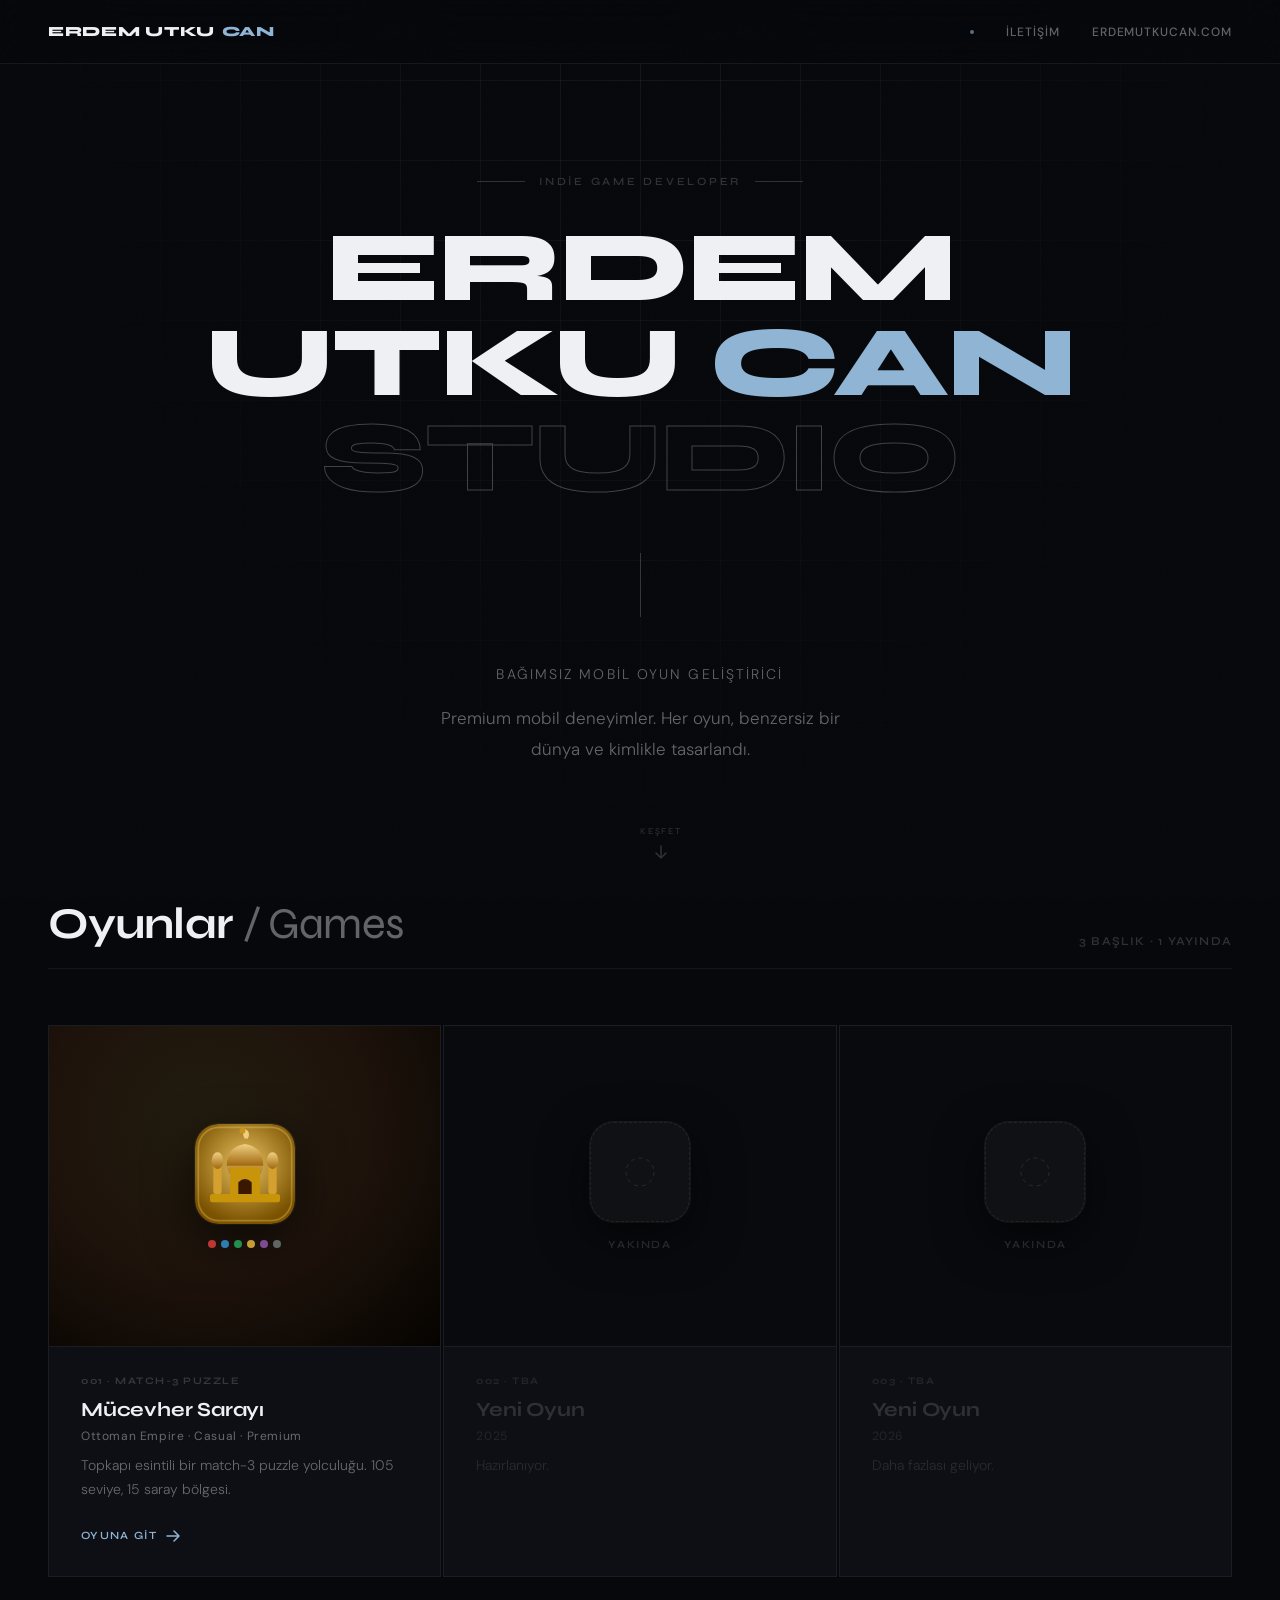
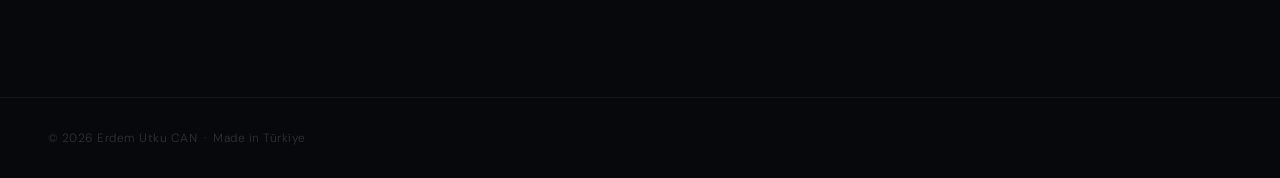
<file: index.html>
<!DOCTYPE html>
<html lang="tr">
<head>
<meta charset="UTF-8"/>
<meta name="viewport" content="width=device-width, initial-scale=1.0"/>
<title>Erdem Utku CAN — Indie Game Developer</title>
<meta name="description" content="Erdem Utku CAN tarafından geliştirilen premium mobil oyunlar."/>
<link href="https://fonts.googleapis.com/css2?family=Syne:wght@400;500;600;700;800&family=DM+Sans:ital,opsz,wght@0,9..40,300;0,9..40,400;0,9..40,500;1,9..40,300&display=swap" rel="stylesheet"/>
<style>
:root{
  --bg:#07080b;
  --bg2:#0d0f14;
  --line:rgba(255,255,255,0.06);
  --text:#eef0f4;
  --muted:rgba(238,240,244,0.4);
  --dim:rgba(238,240,244,0.18);
  --accent:#8fb4d4;
  --accent2:#c4a882;
}

*{margin:0;padding:0;box-sizing:border-box;}
html{scroll-behavior:smooth;}
body{
  background:var(--bg);
  color:var(--text);
  font-family:'DM Sans',sans-serif;
  min-height:100vh;
  overflow-x:hidden;
  position:relative;
}

/* grain */
body::after{
  content:'';position:fixed;inset:0;pointer-events:none;z-index:999;
  background-image:url("data:image/svg+xml,%3Csvg viewBox='0 0 256 256' xmlns='http://www.w3.org/2000/svg'%3E%3Cfilter id='n'%3E%3CfeTurbulence type='fractalNoise' baseFrequency='0.9' numOctaves='4' stitchTiles='stitch'/%3E%3C/filter%3E%3Crect width='100%25' height='100%25' filter='url(%23n)' opacity='0.04'/%3E%3C/svg%3E");
  background-size:256px 256px;
  opacity:0.35;mix-blend-mode:overlay;
}

/* grid lines */
.grid-lines{
  position:fixed;inset:0;pointer-events:none;z-index:0;
  background-image:
    linear-gradient(var(--line) 1px,transparent 1px),
    linear-gradient(90deg,var(--line) 1px,transparent 1px);
  background-size:80px 80px;
  mask-image:radial-gradient(ellipse at 50% 0%,black 0%,transparent 70%);
}

/* ── NAV ── */
nav{
  position:fixed;top:0;left:0;right:0;z-index:100;
  padding:0 48px;height:64px;
  display:flex;align-items:center;justify-content:space-between;
  border-bottom:1px solid var(--line);
  background:rgba(7,8,11,0.85);
  backdrop-filter:blur(20px);
}
.nav-logo{
  font-family:'Syne',sans-serif;font-weight:800;font-size:14px;
  letter-spacing:0.05em;color:var(--text);text-decoration:none;
  display:flex;align-items:center;gap:2px;
}
.nav-logo .can{color:var(--accent);}
.nav-right{display:flex;align-items:center;gap:32px;}
.nav-right a{
  font-family:'DM Sans',sans-serif;font-size:12px;font-weight:500;
  letter-spacing:0.08em;color:var(--muted);text-decoration:none;
  text-transform:uppercase;transition:color 0.2s;
}
.nav-right a:hover{color:var(--text);}
.nav-dot{width:4px;height:4px;border-radius:50%;background:var(--accent);opacity:0.6;}

/* ── HERO ── */
#hero{
  min-height:100vh;
  display:flex;flex-direction:column;align-items:center;justify-content:center;
  padding:120px 48px 80px;
  position:relative;z-index:1;text-align:center;
}
.hero-number{
  font-family:'Syne',sans-serif;font-size:11px;font-weight:600;
  letter-spacing:0.25em;color:var(--dim);text-transform:uppercase;
  margin-bottom:32px;
  display:flex;align-items:center;gap:14px;
}
.hero-number::before,.hero-number::after{
  content:'';width:48px;height:1px;background:var(--dim);
}
.hero-title{
  font-family:'Syne',sans-serif;font-weight:800;
  font-size:clamp(48px,8vw,100px);
  line-height:0.95;letter-spacing:-0.02em;
  color:var(--text);margin-bottom:0;
}
.hero-title .line2{
  color:transparent;
  -webkit-text-stroke:1px rgba(238,240,244,0.25);
}
.hero-title .can-word{color:var(--accent);}
.hero-rule{
  width:1px;height:64px;background:var(--dim);
  margin:48px auto;
}
.hero-sub{
  font-family:'DM Sans',sans-serif;font-size:14px;font-weight:300;
  letter-spacing:0.15em;color:var(--muted);text-transform:uppercase;
  margin-bottom:20px;
}
.hero-desc{
  font-size:17px;font-weight:300;color:var(--muted);
  max-width:420px;margin:0 auto;line-height:1.8;
}
.scroll-hint{
  position:absolute;bottom:40px;left:50%;transform:translateX(-50%);
  display:flex;flex-direction:column;align-items:center;gap:8px;
  font-family:'Syne',sans-serif;font-size:9px;letter-spacing:0.2em;
  color:var(--dim);text-transform:uppercase;
  animation:bounce 2s ease-in-out infinite;
}
.scroll-hint svg{width:16px;height:16px;stroke:var(--dim);}
@keyframes bounce{0%,100%{transform:translateX(-50%) translateY(0)}50%{transform:translateX(-50%) translateY(6px)}}

/* ── SELECT SECTION ── */
#select{
  position:relative;z-index:1;
  padding:0 48px 120px;
}
.select-header{
  max-width:1200px;margin:0 auto 56px;
  display:flex;align-items:flex-end;justify-content:space-between;
  padding-bottom:20px;
  border-bottom:1px solid var(--line);
}
.select-label{
  font-family:'Syne',sans-serif;font-weight:700;font-size:clamp(28px,4vw,44px);
  letter-spacing:-0.02em;color:var(--text);line-height:1.1;
}
.select-label span{color:var(--muted);font-weight:400;}
.select-count{
  font-family:'Syne',sans-serif;font-size:12px;font-weight:600;
  letter-spacing:0.1em;color:var(--dim);text-transform:uppercase;
}

/* ── GAME CARDS ── */
.games-grid{
  max-width:1200px;margin:0 auto;
  display:grid;grid-template-columns:repeat(3,1fr);gap:2px;
}

.game-card{
  position:relative;overflow:hidden;
  background:var(--bg2);
  text-decoration:none;color:inherit;
  display:flex;flex-direction:column;
  transition:all 0.4s cubic-bezier(0.23,1,0.32,1);
  border:1px solid var(--line);
}
.game-card:not(.coming-soon):hover{
  border-color:rgba(143,180,212,0.3);
  z-index:2;
  transform:scale(1.01);
  box-shadow:0 0 0 1px rgba(143,180,212,0.15),0 32px 64px rgba(0,0,0,0.6);
}
.game-card.coming-soon{cursor:default;opacity:0.4;}

/* card art area */
.card-art{
  height:320px;display:flex;align-items:center;justify-content:center;
  position:relative;overflow:hidden;
  background:#0a0b0f;
}
.card-art-bg{
  position:absolute;inset:0;
  transition:transform 0.6s ease;
}
.game-card:not(.coming-soon):hover .card-art-bg{transform:scale(1.05);}

/* game icon */
.game-icon{
  position:relative;z-index:1;
  display:flex;flex-direction:column;align-items:center;gap:16px;
}
.icon-frame{
  width:100px;height:100px;border-radius:24px;
  display:flex;align-items:center;justify-content:center;
  position:relative;overflow:hidden;
  box-shadow:0 16px 48px rgba(0,0,0,0.6),0 0 0 1px rgba(255,255,255,0.08);
  transition:box-shadow 0.4s ease;
}
.game-card:not(.coming-soon):hover .icon-frame{
  box-shadow:0 20px 60px rgba(143,180,212,0.2),0 0 0 1px rgba(143,180,212,0.2);
}

/* card body */
.card-body{
  padding:28px 32px 32px;
  border-top:1px solid var(--line);
  flex:1;display:flex;flex-direction:column;gap:6px;
  position:relative;
}
.card-index{
  font-family:'Syne',sans-serif;font-size:10px;font-weight:700;
  letter-spacing:0.15em;color:var(--dim);text-transform:uppercase;
  margin-bottom:4px;
}
.card-name{
  font-family:'Syne',sans-serif;font-weight:700;font-size:20px;
  letter-spacing:-0.01em;color:var(--text);
}
.card-genre{
  font-size:12px;font-weight:400;color:var(--muted);
  letter-spacing:0.05em;margin-bottom:4px;
}
.card-desc{
  font-size:14px;font-weight:300;color:rgba(238,240,244,0.4);
  line-height:1.7;flex:1;
}
.card-arrow{
  margin-top:20px;display:flex;align-items:center;gap:8px;
  font-family:'Syne',sans-serif;font-size:11px;font-weight:600;
  letter-spacing:0.12em;color:var(--accent);text-transform:uppercase;
}
.card-arrow svg{transition:transform 0.25s ease;}
.game-card:not(.coming-soon):hover .card-arrow svg{transform:translateX(5px);}

/* platform badge */
.platform-badge{
  position:absolute;top:20px;right:20px;
  font-family:'Syne',sans-serif;font-size:9px;font-weight:700;
  letter-spacing:0.12em;color:var(--dim);text-transform:uppercase;
  background:rgba(255,255,255,0.04);
  border:1px solid var(--line);border-radius:4px;
  padding:4px 10px;
}
.cs-label{
  font-family:'Syne',sans-serif;font-size:11px;font-weight:600;
  letter-spacing:0.15em;color:var(--dim);text-transform:uppercase;
}

/* ── FOOTER ── */
footer{
  position:relative;z-index:1;
  border-top:1px solid var(--line);
  padding:32px 48px;
  display:flex;align-items:center;justify-content:space-between;
  flex-wrap:wrap;gap:16px;
}
.footer-copy{
  font-family:'DM Sans',sans-serif;font-size:12px;font-weight:300;
  color:var(--dim);letter-spacing:0.04em;
}
.footer-nav{display:flex;gap:28px;flex-wrap:wrap;}
.footer-nav a{
  font-family:'DM Sans',sans-serif;font-size:12px;font-weight:400;
  color:var(--muted);text-decoration:none;letter-spacing:0.04em;
  transition:color 0.2s;
}
.footer-nav a:hover{color:var(--text);}

/* ── ANIMATIONS ── */
@keyframes fadeUp{from{opacity:0;transform:translateY(24px)}to{opacity:1;transform:translateY(0)}}
.hero-number{animation:fadeUp 0.7s 0.1s both;}
.hero-title{animation:fadeUp 0.8s 0.2s both;}
.hero-rule{animation:fadeUp 0.6s 0.4s both;}
.hero-sub{animation:fadeUp 0.6s 0.45s both;}
.hero-desc{animation:fadeUp 0.6s 0.5s both;}
.scroll-hint{animation:fadeUp 0.6s 0.7s both,bounce 2s 1.5s ease-in-out infinite;}

.game-card:nth-child(1){animation:fadeUp 0.7s 0.1s both;}
.game-card:nth-child(2){animation:fadeUp 0.7s 0.2s both;}
.game-card:nth-child(3){animation:fadeUp 0.7s 0.3s both;}

/* ── RESPONSIVE ── */
@media(max-width:900px){
  nav{padding:0 24px;}
  #hero{padding:100px 24px 60px;}
  #select{padding:0 24px 80px;}
  .select-header{flex-direction:column;align-items:flex-start;gap:10px;}
  .games-grid{grid-template-columns:1fr 1fr;}
  footer{padding:24px;}
}
@media(max-width:580px){
  nav{padding:0 16px;}
  .nav-right a:not(:last-child){display:none;}
  .games-grid{grid-template-columns:1fr;}
  #hero{padding:100px 20px 60px;}
  #select{padding:0 16px 60px;}
  .card-art{height:220px;}
  footer{padding:20px 16px;flex-direction:column;gap:12px;}
}
</style>
</head>
<body>

<div class="grid-lines"></div>

<!-- NAV -->
<nav>
  <a href="index.html" class="nav-logo">ERDEM UTKU <span class="can">&nbsp;CAN</span></a>
  <div class="nav-right">
    <div class="nav-dot"></div>
    <a href="mailto:erdemutkucan@gmail.com">İletişim</a>
    <a href="https://erdemutkucan.com" target="_blank">erdemutkucan.com</a>
  </div>
</nav>

<!-- HERO -->
<section id="hero">
  <div class="hero-number">Indie Game Developer</div>
  <h1 class="hero-title">
    <div>ERDEM</div>
    <div>UTKU <span class="can-word">CAN</span></div>
    <div class="line2">STUDIO</div>
  </h1>
  <div class="hero-rule"></div>
  <p class="hero-sub">Bağımsız Mobil Oyun Geliştirici</p>
  <p class="hero-desc">Premium mobil deneyimler. Her oyun, benzersiz bir dünya ve kimlikle tasarlandı.</p>
  <div class="scroll-hint">
    <span>Keşfet</span>
    <svg viewBox="0 0 16 16" fill="none"><path d="M8 2v12M3 9l5 5 5-5" stroke-width="1.5" stroke-linecap="round" stroke-linejoin="round"/></svg>
  </div>
</section>

<!-- SELECT -->
<section id="select">
  <div class="select-header">
    <div class="select-label">Oyunlar <span>/ Games</span></div>
    <div class="select-count">3 başlık · 1 yayında</div>
  </div>

  <div class="games-grid">

    <!-- Mücevher Sarayı -->
    <a href="mucevher-sarayi/index.html" class="game-card">
      <div class="platform-badge">iOS</div>
      <div class="card-art">
        <div class="card-art-bg" style="background:radial-gradient(ellipse at 40% 30%,rgba(200,148,10,0.12) 0%,rgba(60,30,6,0.4) 50%,#050300 100%)"></div>
        <div class="game-icon">
          <div class="icon-frame" style="background:linear-gradient(145deg,#4a2a08,#0d0601);">
            <svg viewBox="0 0 120 120" width="100" height="100">
              <defs>
                <radialGradient id="g1" cx="50%" cy="40%" r="60%"><stop offset="0%" stop-color="#e8c060"/><stop offset="100%" stop-color="#7a5200"/></radialGradient>
                <linearGradient id="g2" x1="0%" y1="0%" x2="0%" y2="100%"><stop offset="0%" stop-color="#f0d080"/><stop offset="100%" stop-color="#a06810"/></linearGradient>
              </defs>
              <rect width="120" height="120" rx="28" fill="url(#g1)"/>
              <rect x="4" y="4" width="112" height="112" rx="25" fill="none" stroke="rgba(255,220,120,0.3)" stroke-width="2"/>
              <ellipse cx="60" cy="48" rx="22" ry="22" fill="url(#g2)"/>
              <path d="M38 50 Q38 28 60 24 Q82 28 82 50" fill="url(#g2)"/>
              <path d="M60 18 Q55 10 60 6 Q68 10 63 18 Q61 16 60 18Z" fill="#f0d080"/>
              <circle cx="57" cy="8" r="3.5" fill="#c8941e"/>
              <rect x="22" y="44" width="10" height="40" rx="3" fill="#d4a030"/>
              <ellipse cx="27" cy="44" rx="7" ry="10" fill="url(#g2)"/>
              <rect x="88" y="44" width="10" height="40" rx="3" fill="#d4a030"/>
              <ellipse cx="93" cy="44" rx="7" ry="10" fill="url(#g2)"/>
              <rect x="42" y="52" width="36" height="36" rx="4" fill="#c8940a"/>
              <path d="M52 88 L52 70 Q60 62 68 70 L68 88Z" fill="#3a1800"/>
              <rect x="18" y="84" width="84" height="10" rx="3" fill="#c8940a"/>
            </svg>
          </div>
          <div style="display:flex;gap:5px">
            <div style="width:8px;height:8px;border-radius:50%;background:#e84040;opacity:0.8"></div>
            <div style="width:8px;height:8px;border-radius:50%;background:#3498db;opacity:0.8"></div>
            <div style="width:8px;height:8px;border-radius:50%;background:#27ae60;opacity:0.8"></div>
            <div style="width:8px;height:8px;border-radius:50%;background:#f0c040;opacity:0.8"></div>
            <div style="width:8px;height:8px;border-radius:50%;background:#9b59b6;opacity:0.8"></div>
            <div style="width:8px;height:8px;border-radius:50%;background:#8fa0a0;opacity:0.6"></div>
          </div>
        </div>
      </div>
      <div class="card-body">
        <div class="card-index">001 · Match-3 Puzzle</div>
        <div class="card-name">Mücevher Sarayı</div>
        <div class="card-genre">Ottoman Empire · Casual · Premium</div>
        <p class="card-desc">Topkapı esintili bir match-3 puzzle yolculuğu. 105 seviye, 15 saray bölgesi.</p>
        <div class="card-arrow">
          Oyuna Git
          <svg width="16" height="16" viewBox="0 0 16 16" fill="none"><path d="M2 8h12M9 3l5 5-5 5" stroke="currentColor" stroke-width="1.5" stroke-linecap="round" stroke-linejoin="round"/></svg>
        </div>
      </div>
    </a>

    <!-- Coming Soon 1 -->
    <div class="game-card coming-soon">
      <div class="card-art" style="background:#090a0e;">
        <div class="game-icon">
          <div class="icon-frame" style="background:rgba(255,255,255,0.03);border:1px dashed rgba(255,255,255,0.08);">
            <svg width="36" height="36" viewBox="0 0 36 36" fill="none"><circle cx="18" cy="18" r="14" stroke="rgba(255,255,255,0.1)" stroke-width="1" stroke-dasharray="4 4"/></svg>
          </div>
          <span class="cs-label">Yakında</span>
        </div>
      </div>
      <div class="card-body">
        <div class="card-index" style="color:rgba(238,240,244,0.1)">002 · TBA</div>
        <div class="card-name" style="color:rgba(238,240,244,0.15)">Yeni Oyun</div>
        <div class="card-genre" style="color:rgba(238,240,244,0.1)">2025</div>
        <p class="card-desc" style="color:rgba(238,240,244,0.12)">Hazırlanıyor.</p>
      </div>
    </div>

    <!-- Coming Soon 2 -->
    <div class="game-card coming-soon">
      <div class="card-art" style="background:#090a0e;">
        <div class="game-icon">
          <div class="icon-frame" style="background:rgba(255,255,255,0.03);border:1px dashed rgba(255,255,255,0.08);">
            <svg width="36" height="36" viewBox="0 0 36 36" fill="none"><circle cx="18" cy="18" r="14" stroke="rgba(255,255,255,0.1)" stroke-width="1" stroke-dasharray="4 4"/></svg>
          </div>
          <span class="cs-label">Yakında</span>
        </div>
      </div>
      <div class="card-body">
        <div class="card-index" style="color:rgba(238,240,244,0.1)">003 · TBA</div>
        <div class="card-name" style="color:rgba(238,240,244,0.15)">Yeni Oyun</div>
        <div class="card-genre" style="color:rgba(238,240,244,0.1)">2026</div>
        <p class="card-desc" style="color:rgba(238,240,244,0.12)">Daha fazlası geliyor.</p>
      </div>
    </div>

  </div>
</section>

<!-- FOOTER -->
<footer>
  <span class="footer-copy">© 2026 Erdem Utku CAN &nbsp;·&nbsp; Made in Türkiye</span>
  <nav class="footer-nav">
    <a href="mucevher-sarayi/support.html">Destek</a>
    <a href="mucevher-sarayi/privacy.html">Gizlilik</a>
    <a href="/app-ads.txt">app-ads.txt</a>
    <a href="mailto:erdemutkucan@gmail.com">erdemutkucan@gmail.com</a>
  </nav>
</footer>

<template id="__bundler_thumbnail" data-bg-color="#07080b">
  <svg viewBox="0 0 400 300" xmlns="http://www.w3.org/2000/svg">
    <rect width="400" height="300" fill="#07080b"/>
    <line x1="0" y1="64" x2="400" y2="64" stroke="rgba(255,255,255,0.05)" stroke-width="1"/>
    <text x="24" y="42" font-family="sans-serif" font-size="13" fill="white" font-weight="800" letter-spacing="1">ERDEM UTKU <tspan fill="#8fb4d4">CAN</tspan></text>
    <text x="24" y="110" font-family="sans-serif" font-size="32" fill="white" font-weight="800" letter-spacing="-1" opacity="0.9">STUDIO</text>
    <rect x="0" y="176" width="400" height="1" fill="rgba(255,255,255,0.06)"/>
    <rect x="24" y="196" width="107" height="80" rx="4" fill="rgba(200,148,10,0.08)" stroke="rgba(143,180,212,0.2)" stroke-width="1"/>
    <rect x="147" y="196" width="107" height="80" rx="4" fill="rgba(255,255,255,0.02)" stroke="rgba(255,255,255,0.05)" stroke-width="1"/>
    <rect x="270" y="196" width="107" height="80" rx="4" fill="rgba(255,255,255,0.02)" stroke="rgba(255,255,255,0.05)" stroke-width="1"/>
    <text x="77" y="242" text-anchor="middle" font-family="sans-serif" font-size="7" fill="rgba(200,148,10,0.6)">Mücevher Sarayı</text>
  </svg>
</template>
</body>
</html>
</file>
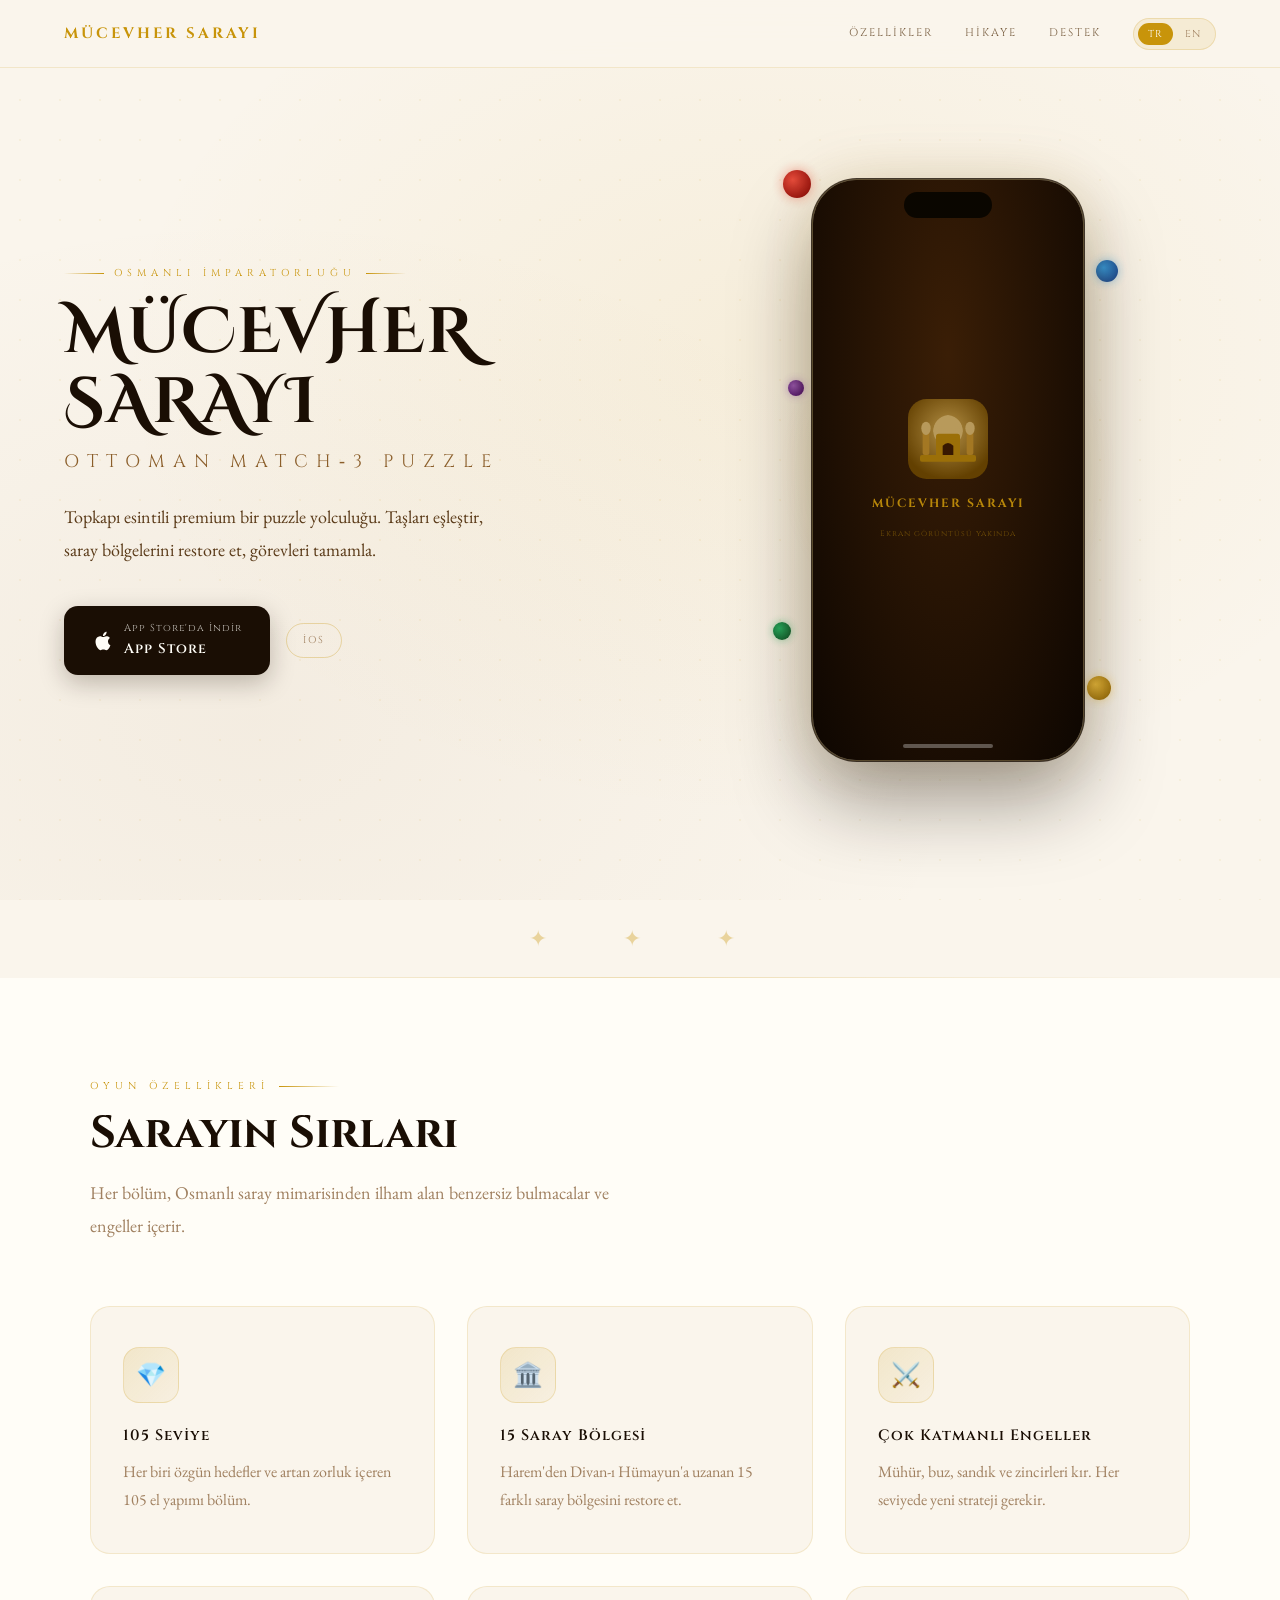
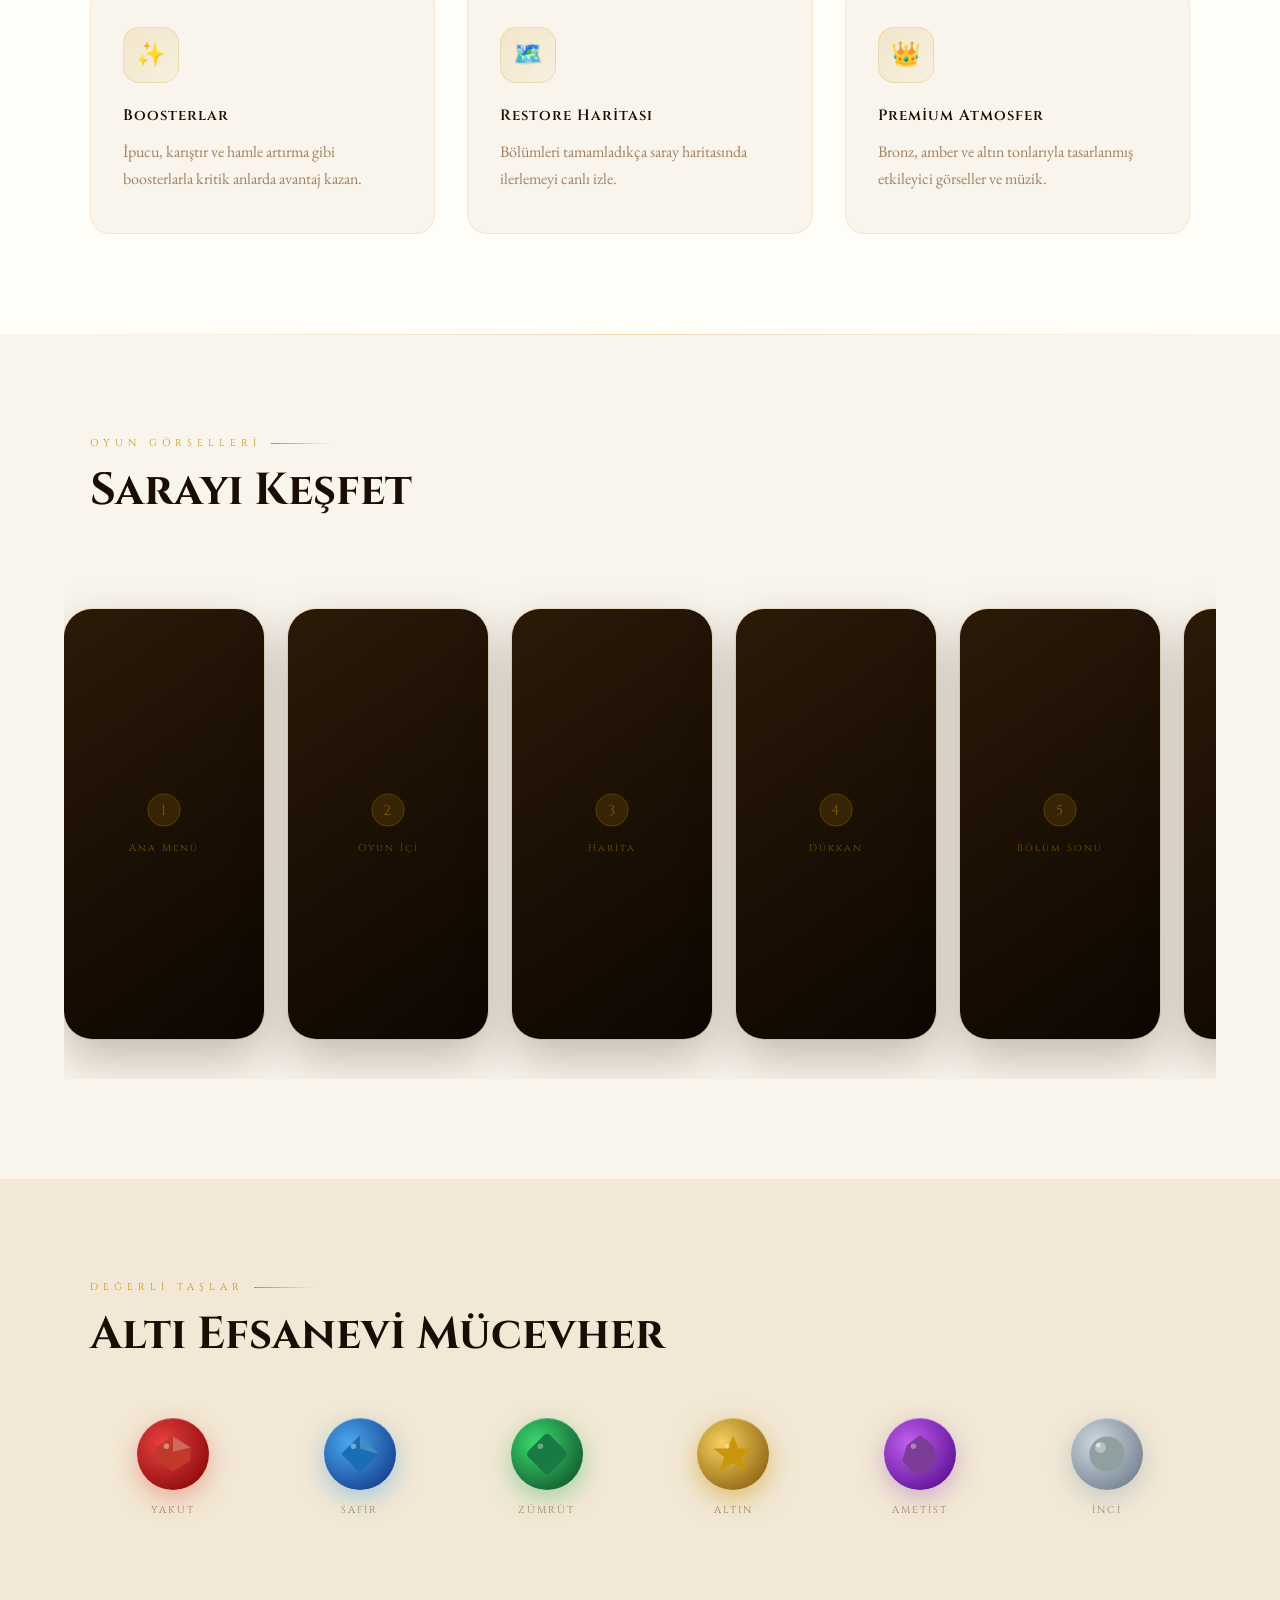
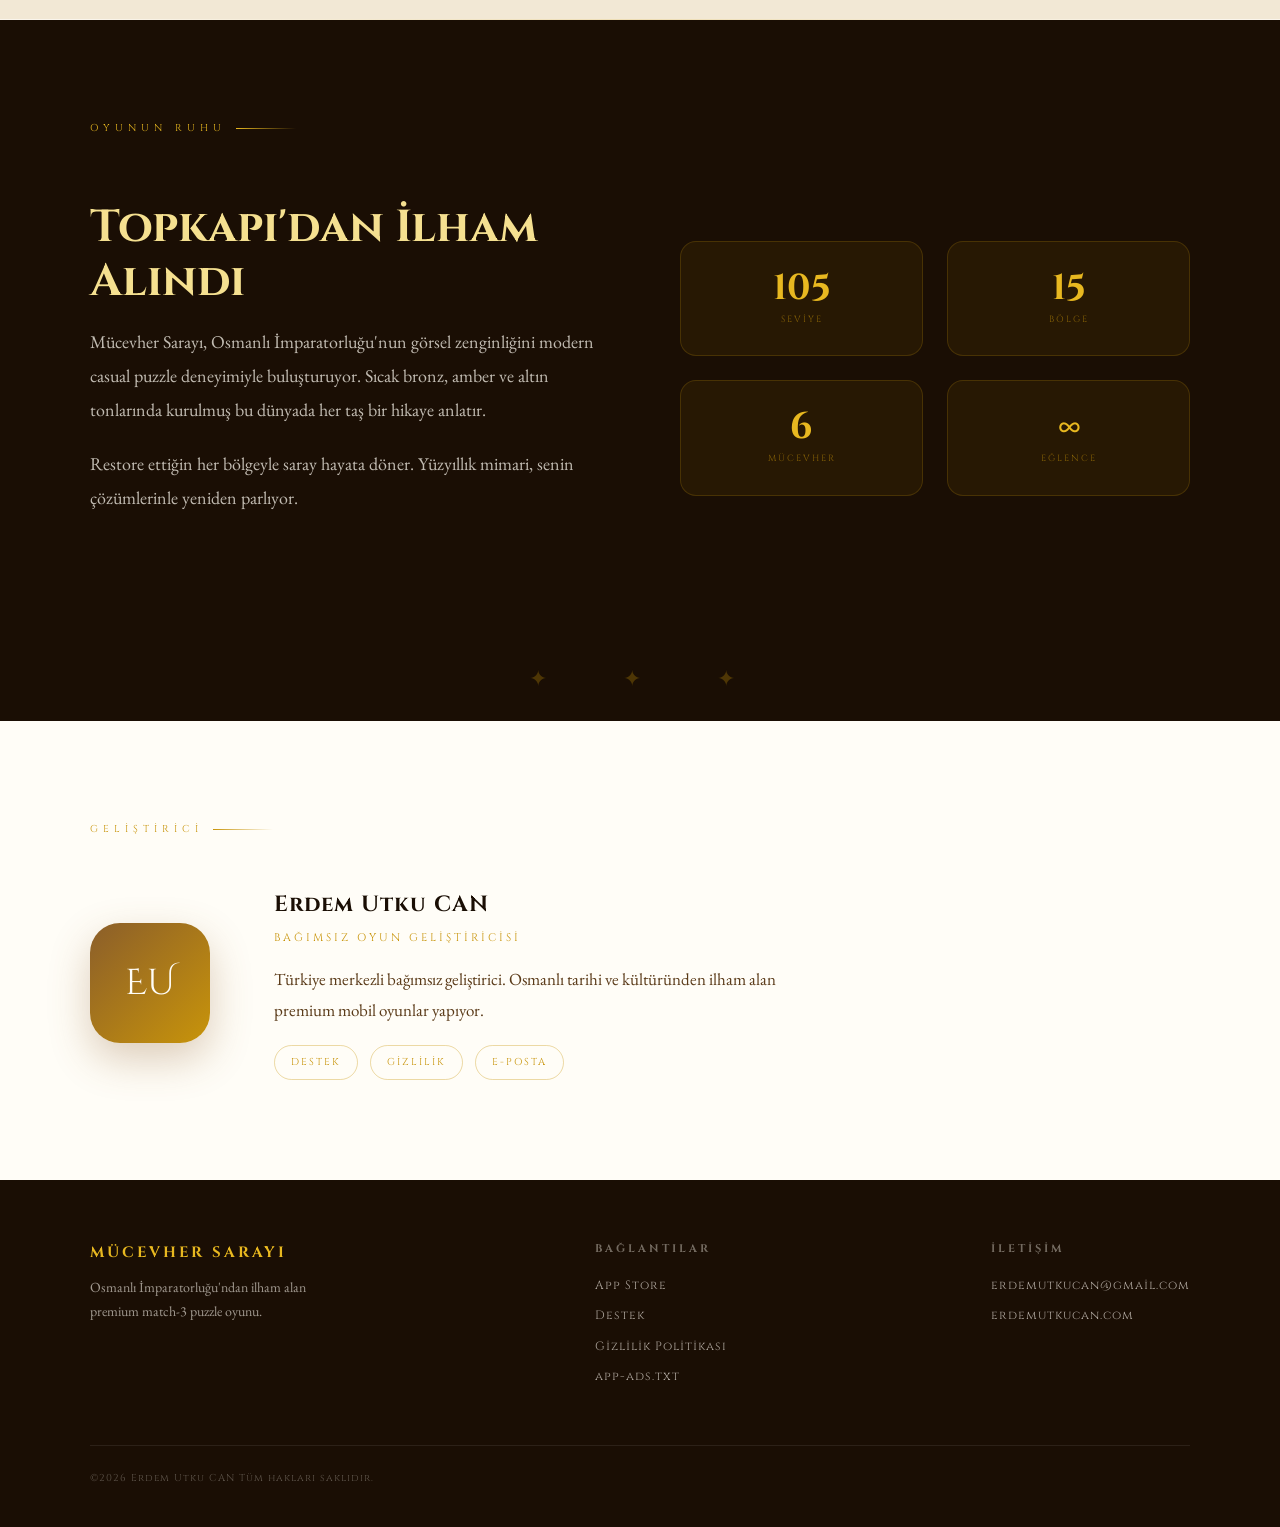
<file: mucevher-sarayi/index.html>
<!DOCTYPE html>
<html lang="tr">
<head>
<meta charset="UTF-8"/>
<meta name="viewport" content="width=device-width, initial-scale=1.0"/>
<title>Mücevher Sarayı — Ottoman Match-3 Puzzle</title>
<meta name="description" content="Topkapı esintili premium bir puzzle yolculuğu. Taşları eşleştir, saray bölgelerini restore et."/>
<link href="https://fonts.googleapis.com/css2?family=Cinzel:wght@400;500;600;700;900&family=Cinzel+Decorative:wght@700&family=EB+Garamond:ital,wght@0,400;0,500;1,400&display=swap" rel="stylesheet"/>
<style>
:root{--cream:#faf5ec;--cream2:#f2e8d5;--gold:#c8940a;--gold-light:#e8b820;--gold-pale:#f5e090;--bronze:#8b5e2a;--dark:#1a0e04;--mid:#5a3a18;--muted:#a08060;--white:#fffdf7;}
*{margin:0;padding:0;box-sizing:border-box;}html{scroll-behavior:smooth;}
body{background:var(--cream);color:var(--dark);font-family:'EB Garamond',Georgia,serif;font-size:18px;line-height:1.7;overflow-x:hidden;}
nav{position:fixed;top:0;left:0;right:0;z-index:100;padding:0 5vw;display:flex;align-items:center;justify-content:space-between;height:68px;background:rgba(250,245,236,0.88);backdrop-filter:blur(16px);border-bottom:1px solid rgba(200,148,10,0.15);transition:box-shadow 0.3s;}
nav.scrolled{box-shadow:0 4px 24px rgba(139,94,42,0.12);}
.nav-logo{font-family:'Cinzel',serif;font-weight:700;font-size:15px;letter-spacing:3px;color:var(--gold);text-decoration:none;text-transform:uppercase;}
.nav-links{display:flex;align-items:center;gap:32px;}
.nav-links a{font-family:'Cinzel',serif;font-size:11px;letter-spacing:2px;color:var(--mid);text-decoration:none;text-transform:uppercase;opacity:0.8;transition:opacity 0.2s,color 0.2s;}
.nav-links a:hover{opacity:1;color:var(--gold);}
.lang-toggle{display:flex;align-items:center;gap:2px;background:rgba(200,148,10,0.1);border-radius:20px;padding:4px;border:1px solid rgba(200,148,10,0.2);}
.lang-btn{font-family:'Cinzel',serif;font-size:10px;letter-spacing:1px;padding:4px 10px;border-radius:16px;border:none;cursor:pointer;transition:all 0.2s;background:transparent;color:var(--muted);}
.lang-btn.active{background:var(--gold);color:#fff;}

/* HERO */
#hero{min-height:100vh;padding:120px 5vw 80px;display:flex;align-items:center;justify-content:center;position:relative;overflow:hidden;}
.hero-bg{position:absolute;inset:0;background:radial-gradient(ellipse at 60% 40%,rgba(200,148,10,0.08) 0%,transparent 60%),radial-gradient(ellipse at 20% 80%,rgba(139,94,42,0.06) 0%,transparent 50%),var(--cream);}
.hero-pattern{position:absolute;inset:0;background-image:radial-gradient(circle,rgba(200,148,10,0.07) 1px,transparent 1px);background-size:40px 40px;pointer-events:none;}
.hero-inner{max-width:1200px;width:100%;display:grid;grid-template-columns:1fr 1fr;align-items:center;gap:80px;position:relative;z-index:2;}
@media(max-width:860px){.hero-inner{grid-template-columns:1fr!important;text-align:center;gap:32px;}.hero-phone{order:-1;}.hero-eyebrow{justify-content:center;}.hero-desc{margin:0 auto 32px;}.hero-cta{justify-content:center;}}
.hero-text{animation:fadeUp 0.9s ease forwards;}
.hero-eyebrow{font-family:'Cinzel',serif;font-size:10px;letter-spacing:5px;color:var(--gold);text-transform:uppercase;margin-bottom:16px;display:flex;align-items:center;gap:10px;}
.hero-eyebrow::before,.hero-eyebrow::after{content:'';flex:1;max-width:40px;height:1px;background:linear-gradient(to right,transparent,var(--gold));}
.hero-eyebrow::after{background:linear-gradient(to left,transparent,var(--gold));}
h1.hero-title{font-family:'Cinzel Decorative',serif;font-weight:700;font-size:clamp(36px,5vw,64px);line-height:1.1;letter-spacing:2px;color:var(--dark);margin-bottom:8px;}
h2.hero-subtitle{font-family:'Cinzel',serif;font-weight:400;font-size:clamp(12px,2vw,18px);letter-spacing:clamp(2px,1.5vw,8px);color:var(--bronze);text-transform:uppercase;margin-bottom:24px;}
.hero-desc{font-size:18px;color:var(--mid);line-height:1.8;max-width:440px;margin-bottom:40px;}
.hero-cta{display:flex;align-items:center;gap:16px;flex-wrap:wrap;}
.btn-appstore{display:inline-flex;align-items:center;gap:10px;background:var(--dark);color:var(--white);padding:14px 28px;border-radius:14px;text-decoration:none;transition:all 0.25s;box-shadow:0 8px 24px rgba(26,14,4,0.25);}
.btn-appstore:hover{background:var(--bronze);transform:translateY(-2px);box-shadow:0 12px 32px rgba(26,14,4,0.3);}
.btn-appstore svg{width:22px;height:22px;}
.btn-appstore-text{display:flex;flex-direction:column;}
.btn-appstore-text span:first-child{font-size:10px;letter-spacing:1px;opacity:0.7;font-family:'Cinzel',serif;}
.btn-appstore-text span:last-child{font-family:'Cinzel',serif;font-size:14px;font-weight:600;letter-spacing:1px;}
.badge-platform{font-family:'Cinzel',serif;font-size:10px;letter-spacing:2px;color:var(--muted);text-transform:uppercase;border:1px solid rgba(200,148,10,0.3);border-radius:20px;padding:8px 16px;}

.hero-phone{display:flex;justify-content:center;align-items:center;animation:fadeUp 1.1s 0.2s ease both;}
.phone-wrap{position:relative;animation:float 5s ease-in-out infinite;}
.phone-shell{width:270px;height:580px;border-radius:44px;background:linear-gradient(145deg,#2a1a08,#0d0601);box-shadow:0 0 0 1px rgba(255,220,100,0.15),0 0 0 2px rgba(26,14,4,0.8),0 40px 80px rgba(26,14,4,0.4),0 0 60px rgba(200,148,10,0.15);overflow:hidden;position:relative;}
.phone-notch{position:absolute;top:12px;left:50%;transform:translateX(-50%);width:88px;height:26px;background:#0a0600;border-radius:18px;z-index:10;}
.phone-screen{position:absolute;inset:0;background:radial-gradient(ellipse at 50% 30%,#3a1e06,#0d0601);display:flex;align-items:center;justify-content:center;overflow:hidden;}
.phone-indicator{position:absolute;bottom:12px;left:50%;transform:translateX(-50%);width:90px;height:4px;background:rgba(255,255,255,0.3);border-radius:4px;z-index:10;}
.phone-glow{position:absolute;top:50%;left:50%;transform:translate(-50%,-50%);width:350px;height:350px;border-radius:50%;background:radial-gradient(circle,rgba(200,148,10,0.15) 0%,transparent 70%);pointer-events:none;z-index:-1;}
.floating-gem{position:absolute;border-radius:50%;animation:gemFloat var(--dur) ease-in-out infinite;animation-delay:var(--delay);}

section{padding:100px 5vw;}
.section-inner{max-width:1100px;margin:0 auto;}
.section-label{font-family:'Cinzel',serif;font-size:10px;letter-spacing:5px;color:var(--gold);text-transform:uppercase;margin-bottom:12px;display:flex;align-items:center;gap:10px;}
.section-label::after{content:'';flex:1;max-width:60px;height:1px;background:linear-gradient(to right,var(--gold),transparent);}
h2.section-title{font-family:'Cinzel',serif;font-weight:700;font-size:clamp(28px,3.5vw,48px);line-height:1.2;color:var(--dark);margin-bottom:16px;}
.section-sub{font-size:18px;color:var(--muted);max-width:560px;line-height:1.8;}
.ornament{text-align:center;padding:20px 0;color:rgba(200,148,10,0.35);font-size:22px;letter-spacing:16px;user-select:none;}
.divider{height:1px;max-width:1100px;margin:0 auto;background:linear-gradient(to right,transparent,rgba(200,148,10,0.25),transparent);}

/* FEATURES */
#features{background:var(--white);}
.features-grid{display:grid;grid-template-columns:repeat(3,1fr);gap:32px;margin-top:64px;}
.feature-card{padding:40px 32px;border-radius:20px;background:var(--cream);border:1px solid rgba(200,148,10,0.15);transition:all 0.3s ease;opacity:0;transform:translateY(24px);}
.feature-card.visible{opacity:1;transform:translateY(0);}
.feature-card:hover{box-shadow:0 16px 48px rgba(200,148,10,0.12);border-color:rgba(200,148,10,0.35);transform:translateY(-4px) !important;}
.feature-icon{width:56px;height:56px;border-radius:16px;background:linear-gradient(135deg,rgba(200,148,10,0.15),rgba(200,148,10,0.05));border:1px solid rgba(200,148,10,0.2);display:flex;align-items:center;justify-content:center;font-size:24px;margin-bottom:20px;}
.feature-card h3{font-family:'Cinzel',serif;font-size:15px;font-weight:600;letter-spacing:1px;color:var(--dark);margin-bottom:10px;}
.feature-card p{font-size:16px;color:var(--muted);line-height:1.7;}

/* SCREENSHOTS */
#screenshots{background:var(--cream);overflow:hidden;}
.screens-track{display:flex;gap:24px;margin-top:56px;padding:20px 0 40px;animation:scrollTrack 30s linear infinite;width:max-content;}
.screens-track:hover{animation-play-state:paused;}
.screen-card{width:200px;height:430px;border-radius:28px;background:linear-gradient(145deg,#2a1a08,#0d0601);box-shadow:0 20px 48px rgba(26,14,4,0.25),0 0 0 1px rgba(200,148,10,0.15);overflow:hidden;flex-shrink:0;display:flex;align-items:center;justify-content:center;font-family:'Cinzel',serif;font-size:10px;letter-spacing:2px;color:rgba(200,148,10,0.5);text-align:center;transition:transform 0.3s;}
.screen-card:hover{transform:scale(1.04) translateY(-4px);}
.screen-card img{width:100%;height:100%;object-fit:cover;}
.screen-placeholder{display:flex;flex-direction:column;align-items:center;gap:12px;padding:20px;}

/* STORY */
#story{background:var(--dark);color:var(--cream);}
#story .section-label{color:var(--gold-light);}
#story .section-label::after{background:linear-gradient(to right,var(--gold-light),transparent);}
#story h2.section-title{color:var(--gold-pale);}
#story .section-sub{color:rgba(250,245,236,0.7);}
.story-grid{display:grid;grid-template-columns:1fr 1fr;gap:80px;align-items:center;margin-top:64px;}
.story-text p{font-size:18px;color:rgba(250,245,236,0.75);line-height:1.9;margin-bottom:20px;}
.story-stats{display:grid;grid-template-columns:1fr 1fr;gap:24px;}
.stat-box{padding:28px;border-radius:16px;background:rgba(200,148,10,0.08);border:1px solid rgba(200,148,10,0.2);text-align:center;opacity:0;transform:translateY(20px);}
.stat-box.visible{opacity:1;transform:none;transition:all 0.6s ease;}
.stat-num{font-family:'Cinzel',serif;font-size:36px;font-weight:700;color:var(--gold-light);line-height:1;margin-bottom:6px;}
.stat-lbl{font-family:'Cinzel',serif;font-size:9px;letter-spacing:2px;color:rgba(200,148,10,0.6);text-transform:uppercase;}

/* GEMS */
#gems-section{background:var(--cream2);}
.gems-grid{display:grid;grid-template-columns:repeat(6,1fr);gap:20px;margin-top:56px;}
.gem-showcase{display:flex;flex-direction:column;align-items:center;gap:12px;opacity:0;transform:scale(0.85);}
.gem-showcase.visible{opacity:1;transform:scale(1);transition:all 0.5s cubic-bezier(0.34,1.56,0.64,1);}
.gem-orb{width:72px;height:72px;border-radius:50%;display:flex;align-items:center;justify-content:center;transition:transform 0.3s;cursor:default;}
.gem-orb:hover{transform:scale(1.1) translateY(-4px);}
.gem-name{font-family:'Cinzel',serif;font-size:10px;letter-spacing:2px;color:var(--muted);text-transform:uppercase;}

/* DEVELOPER */
#developer{background:var(--white);}
.dev-inner{display:flex;align-items:center;gap:64px;margin-top:48px;}
.dev-avatar{width:120px;height:120px;border-radius:30px;background:linear-gradient(135deg,var(--bronze),var(--gold));display:flex;align-items:center;justify-content:center;font-family:'Cinzel Decorative',serif;font-size:36px;color:var(--white);flex-shrink:0;box-shadow:0 16px 40px rgba(139,94,42,0.3);}
.dev-info h3{font-family:'Cinzel',serif;font-size:22px;font-weight:700;color:var(--dark);margin-bottom:6px;letter-spacing:1px;}
.dev-role{font-family:'Cinzel',serif;font-size:11px;letter-spacing:3px;color:var(--gold);text-transform:uppercase;margin-bottom:16px;}
.dev-info p{font-size:17px;color:var(--mid);line-height:1.8;max-width:540px;}
.dev-links{display:flex;gap:12px;margin-top:20px;}
.dev-link{font-family:'Cinzel',serif;font-size:10px;letter-spacing:2px;color:var(--gold);text-decoration:none;text-transform:uppercase;border:1px solid rgba(200,148,10,0.35);border-radius:20px;padding:8px 16px;transition:all 0.2s;}
.dev-link:hover{background:var(--gold);color:#fff;}

/* FOOTER */
footer{background:var(--dark);color:rgba(250,245,236,0.6);padding:60px 5vw 40px;}
.footer-inner{max-width:1100px;margin:0 auto;display:flex;align-items:flex-start;justify-content:space-between;gap:40px;flex-wrap:wrap;margin-bottom:48px;}
.footer-brand .nav-logo{color:var(--gold-light);display:block;margin-bottom:10px;}
.footer-brand p{font-size:14px;max-width:240px;line-height:1.7;}
.footer-links h4{font-family:'Cinzel',serif;font-size:11px;letter-spacing:3px;color:rgba(250,245,236,0.4);text-transform:uppercase;margin-bottom:16px;}
.footer-links a{display:block;font-family:'Cinzel',serif;font-size:12px;letter-spacing:1px;color:rgba(250,245,236,0.65);text-decoration:none;margin-bottom:10px;transition:color 0.2s;}
.footer-links a:hover{color:var(--gold-light);}
.footer-bottom{max-width:1100px;margin:0 auto;padding-top:24px;border-top:1px solid rgba(255,255,255,0.08);display:flex;align-items:center;justify-content:space-between;font-family:'Cinzel',serif;font-size:10px;letter-spacing:1px;color:rgba(250,245,236,0.3);flex-wrap:wrap;gap:12px;}

/* PARTICLES */
#particles{position:fixed;inset:0;pointer-events:none;z-index:1;overflow:hidden;}
.particle{position:absolute;border-radius:50%;background:radial-gradient(circle,rgba(200,148,10,0.8),transparent);animation:particleDrift var(--dur) var(--delay) ease-in-out infinite alternate;}

@keyframes fadeUp{from{opacity:0;transform:translateY(32px)}to{opacity:1;transform:translateY(0)}}
@keyframes float{0%,100%{transform:translateY(0px) rotate(-1deg)}50%{transform:translateY(-16px) rotate(1deg)}}
@keyframes gemFloat{0%,100%{transform:translateY(0) scale(1);opacity:0.7}50%{transform:translateY(-20px) scale(1.1);opacity:1}}
@keyframes scrollTrack{from{transform:translateX(0)}to{transform:translateX(-50%)}}
@keyframes particleDrift{0%{transform:translate(0,0) scale(1);opacity:0}30%{opacity:0.6}70%{opacity:0.4}100%{transform:translate(var(--tx),var(--ty)) scale(0.5);opacity:0}}

.reveal{opacity:0;transform:translateY(28px);transition:opacity 0.7s ease,transform 0.7s ease;}
.reveal.visible{opacity:1;transform:none;}

@media(max-width:900px){
  .features-grid{grid-template-columns:1fr 1fr;}
  .story-grid{grid-template-columns:1fr;gap:40px;}
  .gems-grid{grid-template-columns:repeat(3,1fr);}
  .dev-inner{flex-direction:column;text-align:center;}
  .dev-links{justify-content:center;}
  .phone-shell{width:220px;height:470px;}
  section{padding:70px 5vw;}
}
@media(max-width:600px){
  #hero{padding:96px 5vw 56px;}
  .features-grid{grid-template-columns:1fr;}
  .story-stats{grid-template-columns:1fr 1fr;}
  .nav-links .hide-mob{display:none;}
  .phone-shell{width:180px;height:390px;}
  .phone-notch{width:72px;height:22px;}
  .phone-indicator{width:70px;}
  h1.hero-title{font-size:clamp(28px,10vw,48px);}
  .btn-appstore{padding:12px 20px;}
  .footer-inner{flex-direction:column;gap:28px;}
  .dev-inner{gap:28px;}
  .dev-avatar{width:90px;height:90px;font-size:26px;border-radius:22px;}
  .gem-orb{width:52px;height:52px;}
  .gem-orb svg{width:32px;height:32px;}
  .gem-name{font-size:8px;}
  section{padding:56px 5vw;}
  .nav-links{gap:12px;}
  .nav-logo{font-size:12px;letter-spacing:2px;}
  .lang-btn{padding:3px 8px;}
}
@media(max-width:400px){
  .gems-grid{grid-template-columns:repeat(2,1fr);}
  .phone-shell{width:150px;height:320px;}
  nav{padding:0 4vw;}
  .floating-gem{display:none;}
}
</style>
</head>
<body>
<div id="particles"></div>

<nav id="nav">
  <a href="index.html" class="nav-logo">Mücevher Sarayı</a>
  <div class="nav-links">
    <a href="#features" class="hide-mob" data-tr="Özellikler" data-en="Features">Özellikler</a>
    <a href="#story" class="hide-mob" data-tr="Hikaye" data-en="Story">Hikaye</a>
    <a href="support.html" data-tr="Destek" data-en="Support">Destek</a>
    <div class="lang-toggle">
      <button class="lang-btn active" id="btn-tr" onclick="setLang('tr')">TR</button>
      <button class="lang-btn" id="btn-en" onclick="setLang('en')">EN</button>
    </div>
  </div>
</nav>

<!-- HERO -->
<section id="hero">
  <div class="hero-bg"></div>
  <div class="hero-pattern"></div>
  <div class="hero-inner">
    <div class="hero-text">
      <div class="hero-eyebrow"><span data-tr="Osmanlı İmparatorluğu" data-en="Ottoman Empire">Osmanlı İmparatorluğu</span></div>
      <h1 class="hero-title">MÜCEVHER<br>SARAYI</h1>
      <h2 class="hero-subtitle" data-tr="Ottoman Match‑3 Puzzle" data-en="Ottoman Match‑3 Puzzle">Ottoman Match‑3 Puzzle</h2>
      <p class="hero-desc" data-tr="Topkapı esintili premium bir puzzle yolculuğu. Taşları eşleştir, saray bölgelerini restore et, görevleri tamamla." data-en="A premium puzzle journey inspired by Topkapı Palace. Match gems, restore palace chambers, complete royal quests.">Topkapı esintili premium bir puzzle yolculuğu. Taşları eşleştir, saray bölgelerini restore et, görevleri tamamla.</p>
      <div class="hero-cta">
        <a href="https://apps.apple.com/app/m%C3%BCcevher-saray%C4%B1/id6760788670" class="btn-appstore" target="_blank">
          <svg viewBox="0 0 24 24" fill="currentColor"><path d="M18.71 19.5c-.83 1.24-1.71 2.45-3.05 2.47-1.34.03-1.77-.79-3.29-.79-1.53 0-2 .77-3.27.82-1.31.05-2.3-1.32-3.14-2.53C4.25 17 2.94 12.45 4.7 9.39c.87-1.52 2.43-2.48 4.12-2.51 1.28-.02 2.5.87 3.29.87.78 0 2.26-1.07 3.8-.91.65.03 2.47.26 3.64 1.98-.09.06-2.17 1.28-2.15 3.81.03 3.02 2.65 4.03 2.68 4.04-.03.07-.42 1.44-1.38 2.83M13 3.5c.73-.83 1.94-1.46 2.94-1.5.13 1.17-.34 2.35-1.04 3.19-.69.85-1.83 1.51-2.95 1.42-.15-1.15.41-2.35 1.05-3.11z"/></svg>
          <div class="btn-appstore-text">
            <span data-tr="App Store'da İndir" data-en="Download on the">App Store'da İndir</span>
            <span>App Store</span>
          </div>
        </a>
        <span class="badge-platform">iOS</span>
      </div>
    </div>
    <div class="hero-phone">
      <div class="phone-wrap">
        <div class="phone-glow"></div>
        <div class="floating-gem" style="width:28px;height:28px;background:radial-gradient(circle at 35% 35%,#e74c3c,#800000);top:-10px;left:-30px;--dur:4s;--delay:0s;box-shadow:0 0 12px rgba(231,76,60,0.5)"></div>
        <div class="floating-gem" style="width:22px;height:22px;background:radial-gradient(circle at 35% 35%,#3498db,#1a3a80);top:80px;right:-35px;--dur:5s;--delay:1s;box-shadow:0 0 10px rgba(52,152,219,0.5)"></div>
        <div class="floating-gem" style="width:18px;height:18px;background:radial-gradient(circle at 35% 35%,#27ae60,#0a4a20);bottom:120px;left:-40px;--dur:4.5s;--delay:0.5s;box-shadow:0 0 8px rgba(39,174,96,0.5)"></div>
        <div class="floating-gem" style="width:24px;height:24px;background:radial-gradient(circle at 35% 35%,#f0c040,#8b6000);bottom:60px;right:-28px;--dur:3.8s;--delay:1.5s;box-shadow:0 0 10px rgba(240,192,64,0.5)"></div>
        <div class="floating-gem" style="width:16px;height:16px;background:radial-gradient(circle at 35% 35%,#9b59b6,#400060);top:200px;left:-25px;--dur:5.5s;--delay:0.8s;box-shadow:0 0 8px rgba(155,89,182,0.5)"></div>
        <div class="phone-shell">
          <div class="phone-notch"></div>
          <div class="phone-screen">
            <div style="display:flex;flex-direction:column;align-items:center;gap:14px;padding:20px;">
              <svg viewBox="0 0 120 120" width="80" height="80" style="opacity:0.7">
                <defs><radialGradient id="pg" cx="50%" cy="40%" r="60%"><stop offset="0%" stop-color="#e8c060"/><stop offset="100%" stop-color="#7a5200"/></radialGradient></defs>
                <rect width="120" height="120" rx="28" fill="url(#pg)"/>
                <ellipse cx="60" cy="48" rx="22" ry="22" fill="#f0d080"/>
                <path d="M38 50 Q38 28 60 24 Q82 28 82 50" fill="#f0d080"/>
                <rect x="22" y="44" width="10" height="40" rx="3" fill="#d4a030"/>
                <ellipse cx="27" cy="44" rx="7" ry="10" fill="#f0d080"/>
                <rect x="88" y="44" width="10" height="40" rx="3" fill="#d4a030"/>
                <ellipse cx="93" cy="44" rx="7" ry="10" fill="#f0d080"/>
                <rect x="42" y="52" width="36" height="36" rx="4" fill="#c8940a"/>
                <path d="M52 88 L52 70 Q60 62 68 70 L68 88Z" fill="#3a1800"/>
                <rect x="18" y="84" width="84" height="10" rx="3" fill="#c8940a"/>
              </svg>
              <div style="font-family:'Cinzel',serif;font-size:12px;letter-spacing:2px;color:rgba(200,148,10,0.9);text-align:center;font-weight:700">MÜCEVHER SARAYI</div>
              <div style="font-family:'Cinzel',serif;font-size:8px;letter-spacing:1px;color:rgba(200,148,10,0.45);text-align:center" data-tr="Ekran görüntüsü yakında" data-en="Screenshot coming soon">Ekran görüntüsü yakında</div>
            </div>
          </div>
          <div class="phone-indicator"></div>
        </div>
      </div>
    </div>
  </div>
</section>

<div class="ornament">✦ &nbsp; ✦ &nbsp; ✦</div>
<div class="divider"></div>

<!-- FEATURES -->
<section id="features">
  <div class="section-inner">
    <div class="section-label reveal" data-tr="Oyun Özellikleri" data-en="Game Features">Oyun Özellikleri</div>
    <h2 class="section-title reveal" data-tr="Sarayın Sırları" data-en="Secrets of the Palace">Sarayın Sırları</h2>
    <p class="section-sub reveal" data-tr="Her bölüm, Osmanlı saray mimarisinden ilham alan benzersiz bulmacalar ve engeller içerir." data-en="Each level features unique puzzles and obstacles inspired by Ottoman palace architecture.">Her bölüm, Osmanlı saray mimarisinden ilham alan benzersiz bulmacalar ve engeller içerir.</p>
    <div class="features-grid">
      <div class="feature-card"><div class="feature-icon">💎</div><h3 data-tr="105 Seviye" data-en="105 Levels">105 Seviye</h3><p data-tr="Her biri özgün hedefler ve artan zorluk içeren 105 el yapımı bölüm." data-en="105 handcrafted levels, each with unique objectives and increasing difficulty.">Her biri özgün hedefler ve artan zorluk içeren 105 el yapımı bölüm.</p></div>
      <div class="feature-card"><div class="feature-icon">🏛️</div><h3 data-tr="15 Saray Bölgesi" data-en="15 Palace Regions">15 Saray Bölgesi</h3><p data-tr="Harem'den Divan-ı Hümayun'a uzanan 15 farklı saray bölgesini restore et." data-en="Restore 15 palace regions from the Harem to the Imperial Council.">Harem'den Divan-ı Hümayun'a uzanan 15 farklı saray bölgesini restore et.</p></div>
      <div class="feature-card"><div class="feature-icon">⚔️</div><h3 data-tr="Çok Katmanlı Engeller" data-en="Multi-layer Obstacles">Çok Katmanlı Engeller</h3><p data-tr="Mühür, buz, sandık ve zincirleri kır. Her seviyede yeni strateji gerekir." data-en="Break seals, ice, chests and chains. Each level demands a new strategy.">Mühür, buz, sandık ve zincirleri kır. Her seviyede yeni strateji gerekir.</p></div>
      <div class="feature-card"><div class="feature-icon">✨</div><h3 data-tr="Boosterlar" data-en="Boosters">Boosterlar</h3><p data-tr="İpucu, karıştır ve hamle artırma gibi boosterlarla kritik anlarda avantaj kazan." data-en="Gain advantages with hint, shuffle and move-boost boosters.">İpucu, karıştır ve hamle artırma gibi boosterlarla kritik anlarda avantaj kazan.</p></div>
      <div class="feature-card"><div class="feature-icon">🗺️</div><h3 data-tr="Restore Haritası" data-en="Restoration Map">Restore Haritası</h3><p data-tr="Bölümleri tamamladıkça saray haritasında ilerlemeyi canlı izle." data-en="Watch your progress on the palace map come alive.">Bölümleri tamamladıkça saray haritasında ilerlemeyi canlı izle.</p></div>
      <div class="feature-card"><div class="feature-icon">👑</div><h3 data-tr="Premium Atmosfer" data-en="Premium Atmosphere">Premium Atmosfer</h3><p data-tr="Bronz, amber ve altın tonlarıyla tasarlanmış etkileyici görseller ve müzik." data-en="Stunning visuals and music in warm bronze, amber and gold tones.">Bronz, amber ve altın tonlarıyla tasarlanmış etkileyici görseller ve müzik.</p></div>
    </div>
  </div>
</section>

<div class="divider"></div>

<!-- SCREENSHOTS -->
<section id="screenshots">
  <div class="section-inner">
    <div class="section-label reveal" data-tr="Oyun Görselleri" data-en="Game Screenshots">Oyun Görselleri</div>
    <h2 class="section-title reveal" data-tr="Sarayı Keşfet" data-en="Explore the Palace">Sarayı Keşfet</h2>
  </div>
  <div style="overflow:hidden;margin-top:0">
    <div class="screens-track">
      <div class="screen-card"><div class="screen-placeholder"><svg width="36" height="36" viewBox="0 0 40 40"><circle cx="20" cy="20" r="18" fill="rgba(200,148,10,0.15)" stroke="rgba(200,148,10,0.3)" stroke-width="1"/><text x="20" y="25" text-anchor="middle" font-size="16" fill="rgba(200,148,10,0.5)">1</text></svg><span data-tr="Ana Menü" data-en="Main Menu">Ana Menü</span></div></div>
      <div class="screen-card"><div class="screen-placeholder"><svg width="36" height="36" viewBox="0 0 40 40"><circle cx="20" cy="20" r="18" fill="rgba(200,148,10,0.15)" stroke="rgba(200,148,10,0.3)" stroke-width="1"/><text x="20" y="25" text-anchor="middle" font-size="16" fill="rgba(200,148,10,0.5)">2</text></svg><span data-tr="Oyun İçi" data-en="Gameplay">Oyun İçi</span></div></div>
      <div class="screen-card"><div class="screen-placeholder"><svg width="36" height="36" viewBox="0 0 40 40"><circle cx="20" cy="20" r="18" fill="rgba(200,148,10,0.15)" stroke="rgba(200,148,10,0.3)" stroke-width="1"/><text x="20" y="25" text-anchor="middle" font-size="16" fill="rgba(200,148,10,0.5)">3</text></svg><span data-tr="Harita" data-en="Map">Harita</span></div></div>
      <div class="screen-card"><div class="screen-placeholder"><svg width="36" height="36" viewBox="0 0 40 40"><circle cx="20" cy="20" r="18" fill="rgba(200,148,10,0.15)" stroke="rgba(200,148,10,0.3)" stroke-width="1"/><text x="20" y="25" text-anchor="middle" font-size="16" fill="rgba(200,148,10,0.5)">4</text></svg><span data-tr="Dükkan" data-en="Shop">Dükkan</span></div></div>
      <div class="screen-card"><div class="screen-placeholder"><svg width="36" height="36" viewBox="0 0 40 40"><circle cx="20" cy="20" r="18" fill="rgba(200,148,10,0.15)" stroke="rgba(200,148,10,0.3)" stroke-width="1"/><text x="20" y="25" text-anchor="middle" font-size="16" fill="rgba(200,148,10,0.5)">5</text></svg><span data-tr="Bölüm Sonu" data-en="Level End">Bölüm Sonu</span></div></div>
      <div class="screen-card"><div class="screen-placeholder"><svg width="36" height="36" viewBox="0 0 40 40"><circle cx="20" cy="20" r="18" fill="rgba(200,148,10,0.15)" stroke="rgba(200,148,10,0.3)" stroke-width="1"/><text x="20" y="25" text-anchor="middle" font-size="16" fill="rgba(200,148,10,0.5)">6</text></svg><span data-tr="Restore" data-en="Restore">Restore</span></div></div>
      <div class="screen-card"><div class="screen-placeholder"><svg width="36" height="36" viewBox="0 0 40 40"><circle cx="20" cy="20" r="18" fill="rgba(200,148,10,0.15)" stroke="rgba(200,148,10,0.3)" stroke-width="1"/><text x="20" y="25" text-anchor="middle" font-size="16" fill="rgba(200,148,10,0.5)">7</text></svg><span data-tr="Görevler" data-en="Quests">Görevler</span></div></div>
      <div class="screen-card"><div class="screen-placeholder"><svg width="36" height="36" viewBox="0 0 40 40"><circle cx="20" cy="20" r="18" fill="rgba(200,148,10,0.15)" stroke="rgba(200,148,10,0.3)" stroke-width="1"/><text x="20" y="25" text-anchor="middle" font-size="16" fill="rgba(200,148,10,0.5)">8</text></svg><span data-tr="Ayarlar" data-en="Settings">Ayarlar</span></div></div>
      <!-- duplicate for loop -->
      <div class="screen-card"><div class="screen-placeholder"><svg width="36" height="36" viewBox="0 0 40 40"><circle cx="20" cy="20" r="18" fill="rgba(200,148,10,0.15)" stroke="rgba(200,148,10,0.3)" stroke-width="1"/><text x="20" y="25" text-anchor="middle" font-size="16" fill="rgba(200,148,10,0.5)">1</text></svg><span>Ana Menü</span></div></div>
      <div class="screen-card"><div class="screen-placeholder"><svg width="36" height="36" viewBox="0 0 40 40"><circle cx="20" cy="20" r="18" fill="rgba(200,148,10,0.15)" stroke="rgba(200,148,10,0.3)" stroke-width="1"/><text x="20" y="25" text-anchor="middle" font-size="16" fill="rgba(200,148,10,0.5)">2</text></svg><span>Oyun İçi</span></div></div>
      <div class="screen-card"><div class="screen-placeholder"><svg width="36" height="36" viewBox="0 0 40 40"><circle cx="20" cy="20" r="18" fill="rgba(200,148,10,0.15)" stroke="rgba(200,148,10,0.3)" stroke-width="1"/><text x="20" y="25" text-anchor="middle" font-size="16" fill="rgba(200,148,10,0.5)">3</text></svg><span>Harita</span></div></div>
      <div class="screen-card"><div class="screen-placeholder"><svg width="36" height="36" viewBox="0 0 40 40"><circle cx="20" cy="20" r="18" fill="rgba(200,148,10,0.15)" stroke="rgba(200,148,10,0.3)" stroke-width="1"/><text x="20" y="25" text-anchor="middle" font-size="16" fill="rgba(200,148,10,0.5)">4</text></svg><span>Dükkan</span></div></div>
      <div class="screen-card"><div class="screen-placeholder"><svg width="36" height="36" viewBox="0 0 40 40"><circle cx="20" cy="20" r="18" fill="rgba(200,148,10,0.15)" stroke="rgba(200,148,10,0.3)" stroke-width="1"/><text x="20" y="25" text-anchor="middle" font-size="16" fill="rgba(200,148,10,0.5)">5</text></svg><span>Bölüm Sonu</span></div></div>
      <div class="screen-card"><div class="screen-placeholder"><svg width="36" height="36" viewBox="0 0 40 40"><circle cx="20" cy="20" r="18" fill="rgba(200,148,10,0.15)" stroke="rgba(200,148,10,0.3)" stroke-width="1"/><text x="20" y="25" text-anchor="middle" font-size="16" fill="rgba(200,148,10,0.5)">6</text></svg><span>Restore</span></div></div>
      <div class="screen-card"><div class="screen-placeholder"><svg width="36" height="36" viewBox="0 0 40 40"><circle cx="20" cy="20" r="18" fill="rgba(200,148,10,0.15)" stroke="rgba(200,148,10,0.3)" stroke-width="1"/><text x="20" y="25" text-anchor="middle" font-size="16" fill="rgba(200,148,10,0.5)">7</text></svg><span>Görevler</span></div></div>
      <div class="screen-card"><div class="screen-placeholder"><svg width="36" height="36" viewBox="0 0 40 40"><circle cx="20" cy="20" r="18" fill="rgba(200,148,10,0.15)" stroke="rgba(200,148,10,0.3)" stroke-width="1"/><text x="20" y="25" text-anchor="middle" font-size="16" fill="rgba(200,148,10,0.5)">8</text></svg><span>Ayarlar</span></div></div>
    </div>
  </div>
</section>

<!-- GEMS -->
<section id="gems-section">
  <div class="section-inner">
    <div class="section-label reveal" data-tr="Değerli Taşlar" data-en="Precious Gems">Değerli Taşlar</div>
    <h2 class="section-title reveal" data-tr="Altı Efsanevi Mücevher" data-en="Six Legendary Gems">Altı Efsanevi Mücevher</h2>
    <div class="gems-grid">
      <div class="gem-showcase" style="transition-delay:0ms"><div class="gem-orb" style="background:radial-gradient(circle at 35% 35%,#e84040,#7a0000);box-shadow:0 8px 24px rgba(231,76,60,0.4),inset 0 1px 0 rgba(255,255,255,0.25)"><svg viewBox="0 0 40 40" width="44" height="44"><polygon points="20,4 36,14 36,26 20,36 4,26 4,14" fill="#c0392b"/><polygon points="20,4 36,14 20,18" fill="rgba(255,255,255,0.25)"/><circle cx="14" cy="13" r="2.5" fill="rgba(255,255,255,0.4)"/></svg></div><span class="gem-name" data-tr="Yakut" data-en="Ruby">Yakut</span></div>
      <div class="gem-showcase" style="transition-delay:80ms"><div class="gem-orb" style="background:radial-gradient(circle at 35% 35%,#4aa8f0,#0a2a7a);box-shadow:0 8px 24px rgba(52,152,219,0.4),inset 0 1px 0 rgba(255,255,255,0.25)"><svg viewBox="0 0 40 40" width="44" height="44"><polygon points="20,3 37,20 20,37 3,20" fill="#1a6eb5"/><polygon points="20,3 37,20 20,15" fill="rgba(255,255,255,0.2)"/><circle cx="14" cy="13" r="2.5" fill="rgba(255,255,255,0.4)"/></svg></div><span class="gem-name" data-tr="Safir" data-en="Sapphire">Safir</span></div>
      <div class="gem-showcase" style="transition-delay:160ms"><div class="gem-orb" style="background:radial-gradient(circle at 35% 35%,#3adb70,#0a4020);box-shadow:0 8px 24px rgba(39,174,96,0.4),inset 0 1px 0 rgba(255,255,255,0.25)"><svg viewBox="0 0 40 40" width="44" height="44"><rect x="6" y="6" width="28" height="28" rx="4" fill="#1a7a45" transform="rotate(45 20 20)"/><circle cx="14" cy="13" r="2.5" fill="rgba(255,255,255,0.35)"/></svg></div><span class="gem-name" data-tr="Zümrüt" data-en="Emerald">Zümrüt</span></div>
      <div class="gem-showcase" style="transition-delay:240ms"><div class="gem-orb" style="background:radial-gradient(circle at 35% 35%,#f5d060,#7a5000);box-shadow:0 8px 24px rgba(200,148,10,0.5),inset 0 1px 0 rgba(255,255,255,0.3)"><svg viewBox="0 0 40 40" width="44" height="44"><polygon points="20,3 25,15 38,15 28,23 32,36 20,28 8,36 12,23 2,15 15,15" fill="#c9960e"/><circle cx="15" cy="13" r="2" fill="rgba(255,255,255,0.4)"/></svg></div><span class="gem-name" data-tr="Altın" data-en="Gold">Altın</span></div>
      <div class="gem-showcase" style="transition-delay:320ms"><div class="gem-orb" style="background:radial-gradient(circle at 35% 35%,#c060f0,#4a0080);box-shadow:0 8px 24px rgba(155,89,182,0.4),inset 0 1px 0 rgba(255,255,255,0.25)"><svg viewBox="0 0 40 40" width="44" height="44"><polygon points="20,3 32,12 36,26 26,37 14,37 4,26 8,12" fill="#7d3c98"/><circle cx="14" cy="13" r="2.5" fill="rgba(255,255,255,0.35)"/></svg></div><span class="gem-name" data-tr="Ametist" data-en="Amethyst">Ametist</span></div>
      <div class="gem-showcase" style="transition-delay:400ms"><div class="gem-orb" style="background:radial-gradient(circle at 35% 35%,#d0d8e0,#607080);box-shadow:0 8px 24px rgba(100,130,160,0.3),inset 0 1px 0 rgba(255,255,255,0.4)"><svg viewBox="0 0 40 40" width="44" height="44"><circle cx="20" cy="20" r="16" fill="#8fa0a0"/><circle cx="14" cy="14" r="5" fill="rgba(255,255,255,0.35)"/><circle cx="12" cy="12" r="2" fill="rgba(255,255,255,0.6)"/></svg></div><span class="gem-name" data-tr="İnci" data-en="Pearl">İnci</span></div>
    </div>
  </div>
</section>

<div class="divider"></div>

<!-- STORY -->
<section id="story">
  <div class="section-inner">
    <div class="section-label reveal" data-tr="Oyunun Ruhu" data-en="The Soul of the Game">Oyunun Ruhu</div>
    <div class="story-grid">
      <div class="story-text">
        <h2 class="section-title" style="color:#f5e090" data-tr="Topkapı'dan İlham Alındı" data-en="Inspired by Topkapı Palace">Topkapı'dan İlham Alındı</h2>
        <p data-tr="Mücevher Sarayı, Osmanlı İmparatorluğu'nun görsel zenginliğini modern casual puzzle deneyimiyle buluşturuyor. Sıcak bronz, amber ve altın tonlarında kurulmuş bu dünyada her taş bir hikaye anlatır." data-en="Mücevher Sarayı bridges the visual richness of the Ottoman Empire with modern casual puzzle gameplay. In this world of warm bronze, amber and gold, every gem tells a story.">Mücevher Sarayı, Osmanlı İmparatorluğu'nun görsel zenginliğini modern casual puzzle deneyimiyle buluşturuyor. Sıcak bronz, amber ve altın tonlarında kurulmuş bu dünyada her taş bir hikaye anlatır.</p>
        <p data-tr="Restore ettiğin her bölgeyle saray hayata döner. Yüzyıllık mimari, senin çözümlerinle yeniden parlıyor." data-en="With every region you restore, the palace comes alive. Century-old architecture shines again through your solutions.">Restore ettiğin her bölgeyle saray hayata döner. Yüzyıllık mimari, senin çözümlerinle yeniden parlıyor.</p>
      </div>
      <div class="story-stats">
        <div class="stat-box" style="transition-delay:0ms"><div class="stat-num">105</div><div class="stat-lbl" data-tr="Seviye" data-en="Levels">Seviye</div></div>
        <div class="stat-box" style="transition-delay:120ms"><div class="stat-num">15</div><div class="stat-lbl" data-tr="Bölge" data-en="Regions">Bölge</div></div>
        <div class="stat-box" style="transition-delay:240ms"><div class="stat-num">6</div><div class="stat-lbl" data-tr="Mücevher" data-en="Gem Types">Mücevher</div></div>
        <div class="stat-box" style="transition-delay:360ms"><div class="stat-num">∞</div><div class="stat-lbl" data-tr="Eğlence" data-en="Fun">Eğlence</div></div>
      </div>
    </div>
  </div>
</section>

<div class="ornament" style="background:var(--dark);color:rgba(200,148,10,0.3);padding:24px 0">✦ &nbsp; ✦ &nbsp; ✦</div>

<!-- DEVELOPER -->
<section id="developer">
  <div class="section-inner">
    <div class="section-label reveal" data-tr="Geliştirici" data-en="Developer">Geliştirici</div>
    <div class="dev-inner reveal">
      <div class="dev-avatar">EU</div>
      <div class="dev-info">
        <h3>Erdem Utku CAN</h3>
        <div class="dev-role" data-tr="Bağımsız Oyun Geliştiricisi" data-en="Independent Game Developer">Bağımsız Oyun Geliştiricisi</div>
        <p data-tr="Türkiye merkezli bağımsız geliştirici. Osmanlı tarihi ve kültüründen ilham alan premium mobil oyunlar yapıyor." data-en="Turkey-based independent developer creating premium mobile games inspired by Ottoman history and culture.">Türkiye merkezli bağımsız geliştirici. Osmanlı tarihi ve kültüründen ilham alan premium mobil oyunlar yapıyor.</p>
        <div class="dev-links">
          <a href="support.html" class="dev-link" data-tr="Destek" data-en="Support">Destek</a>
          <a href="privacy.html" class="dev-link" data-tr="Gizlilik" data-en="Privacy">Gizlilik</a>
          <a href="mailto:erdemutkucan@gmail.com" class="dev-link">E-posta</a>
        </div>
      </div>
    </div>
  </div>
</section>

<!-- FOOTER -->
<footer>
  <div class="footer-inner">
    <div class="footer-brand">
      <a href="index.html" class="nav-logo">Mücevher Sarayı</a>
      <p data-tr="Osmanlı İmparatorluğu'ndan ilham alan premium match-3 puzzle oyunu." data-en="A premium match-3 puzzle game inspired by the Ottoman Empire.">Osmanlı İmparatorluğu'ndan ilham alan premium match-3 puzzle oyunu.</p>
    </div>
    <div class="footer-links">
      <h4 data-tr="Bağlantılar" data-en="Links">Bağlantılar</h4>
      <a href="https://apps.apple.com/app/m%C3%BCcevher-saray%C4%B1/id6760788670" target="_blank">App Store</a>
      <a href="support.html" data-tr="Destek" data-en="Support">Destek</a>
      <a href="privacy.html" data-tr="Gizlilik Politikası" data-en="Privacy Policy">Gizlilik Politikası</a>
      <a href="/app-ads.txt" target="_blank">app-ads.txt</a>
    </div>
    <div class="footer-links">
      <h4 data-tr="İletişim" data-en="Contact">İletişim</h4>
      <a href="mailto:erdemutkucan@gmail.com">erdemutkucan@gmail.com</a>
      <a href="https://erdemutkucan.com" target="_blank">erdemutkucan.com</a>
    </div>
  </div>
  <div class="footer-bottom">
    <span>©2026 Erdem Utku CAN <span data-tr="Tüm hakları saklıdır." data-en="All rights reserved.">Tüm hakları saklıdır.</span></span>
  </div>
</footer>

<script>
window.addEventListener('scroll',()=>{document.getElementById('nav').classList.toggle('scrolled',window.scrollY>40);});
let currentLang='tr';
function setLang(lang){
  currentLang=lang;
  document.getElementById('btn-tr').classList.toggle('active',lang==='tr');
  document.getElementById('btn-en').classList.toggle('active',lang==='en');
  document.querySelectorAll('[data-tr]').forEach(el=>{const t=el.getAttribute('data-'+lang);if(t)el.textContent=t;});
}
const obs=new IntersectionObserver((entries)=>{
  entries.forEach(e=>{
    if(e.isIntersecting){
      e.target.classList.add('visible');
      const p=e.target.closest('.features-grid');
      if(p)[...p.querySelectorAll('.feature-card')].forEach((c,i)=>setTimeout(()=>c.classList.add('visible'),i*100));
    }
  });
},{threshold:0.12});
document.querySelectorAll('.reveal,.feature-card,.gem-showcase,.stat-box').forEach(el=>obs.observe(el));
(function(){
  const c=document.getElementById('particles');
  for(let i=0;i<18;i++){
    const p=document.createElement('div');p.className='particle';
    const s=2+Math.random()*4;
    p.style.cssText=`width:${s}px;height:${s}px;left:${Math.random()*100}%;top:${30+Math.random()*60}%;--dur:${6+Math.random()*8}s;--delay:-${Math.random()*10}s;--tx:${-50+Math.random()*100}px;--ty:${-80-Math.random()*120}px;opacity:0;`;
    c.appendChild(p);
  }
})();
</script>

<template id="__bundler_thumbnail" data-bg-color="#faf5ec">
  <svg viewBox="0 0 400 300" xmlns="http://www.w3.org/2000/svg">
    <rect width="400" height="300" fill="#faf5ec"/>
    <rect x="0" y="0" width="400" height="68" fill="#faf5ec" opacity="0.95"/>
    <text x="200" y="42" text-anchor="middle" font-family="serif" font-size="13" fill="#c8940a" letter-spacing="4" font-weight="700">MÜCEVHER SARAYI</text>
    <rect x="0" y="60" width="400" height="1" fill="rgba(200,148,10,0.2)"/>
    <!-- Phone mockup -->
    <rect x="230" y="90" width="110" height="180" rx="16" fill="#1a0e04"/>
    <rect x="234" y="96" width="102" height="168" rx="12" fill="#2a1a08"/>
    <rect x="268" y="92" width="34" height="10" rx="5" fill="#0a0600"/>
    <rect x="262" y="256" width="26" height="4" rx="2" fill="rgba(255,255,255,0.3)"/>
    <!-- Gem dots -->
    <circle cx="222" cy="110" r="8" fill="#e74c3c" opacity="0.8"/>
    <circle cx="348" cy="150" r="6" fill="#3498db" opacity="0.7"/>
    <circle cx="218" cy="190" r="5" fill="#27ae60" opacity="0.7"/>
    <circle cx="352" cy="210" r="7" fill="#f0c040" opacity="0.8"/>
    <!-- Title -->
    <text x="80" y="140" text-anchor="middle" font-family="serif" font-size="28" fill="#1a0e04" font-weight="700">MÜCEVHER</text>
    <text x="80" y="162" text-anchor="middle" font-family="serif" font-size="28" fill="#1a0e04" font-weight="700">SARAYI</text>
    <text x="80" y="182" text-anchor="middle" font-family="serif" font-size="10" fill="#8b5e2a" letter-spacing="5">OTTOMAN MATCH‑3</text>
    <!-- App Store btn -->
    <rect x="20" y="196" width="120" height="36" rx="10" fill="#1a0e04"/>
    <text x="80" y="219" text-anchor="middle" font-family="serif" font-size="10" fill="#fffdf7" letter-spacing="1">App Store</text>
  </svg>
</template>
</body>
</html>
</file>
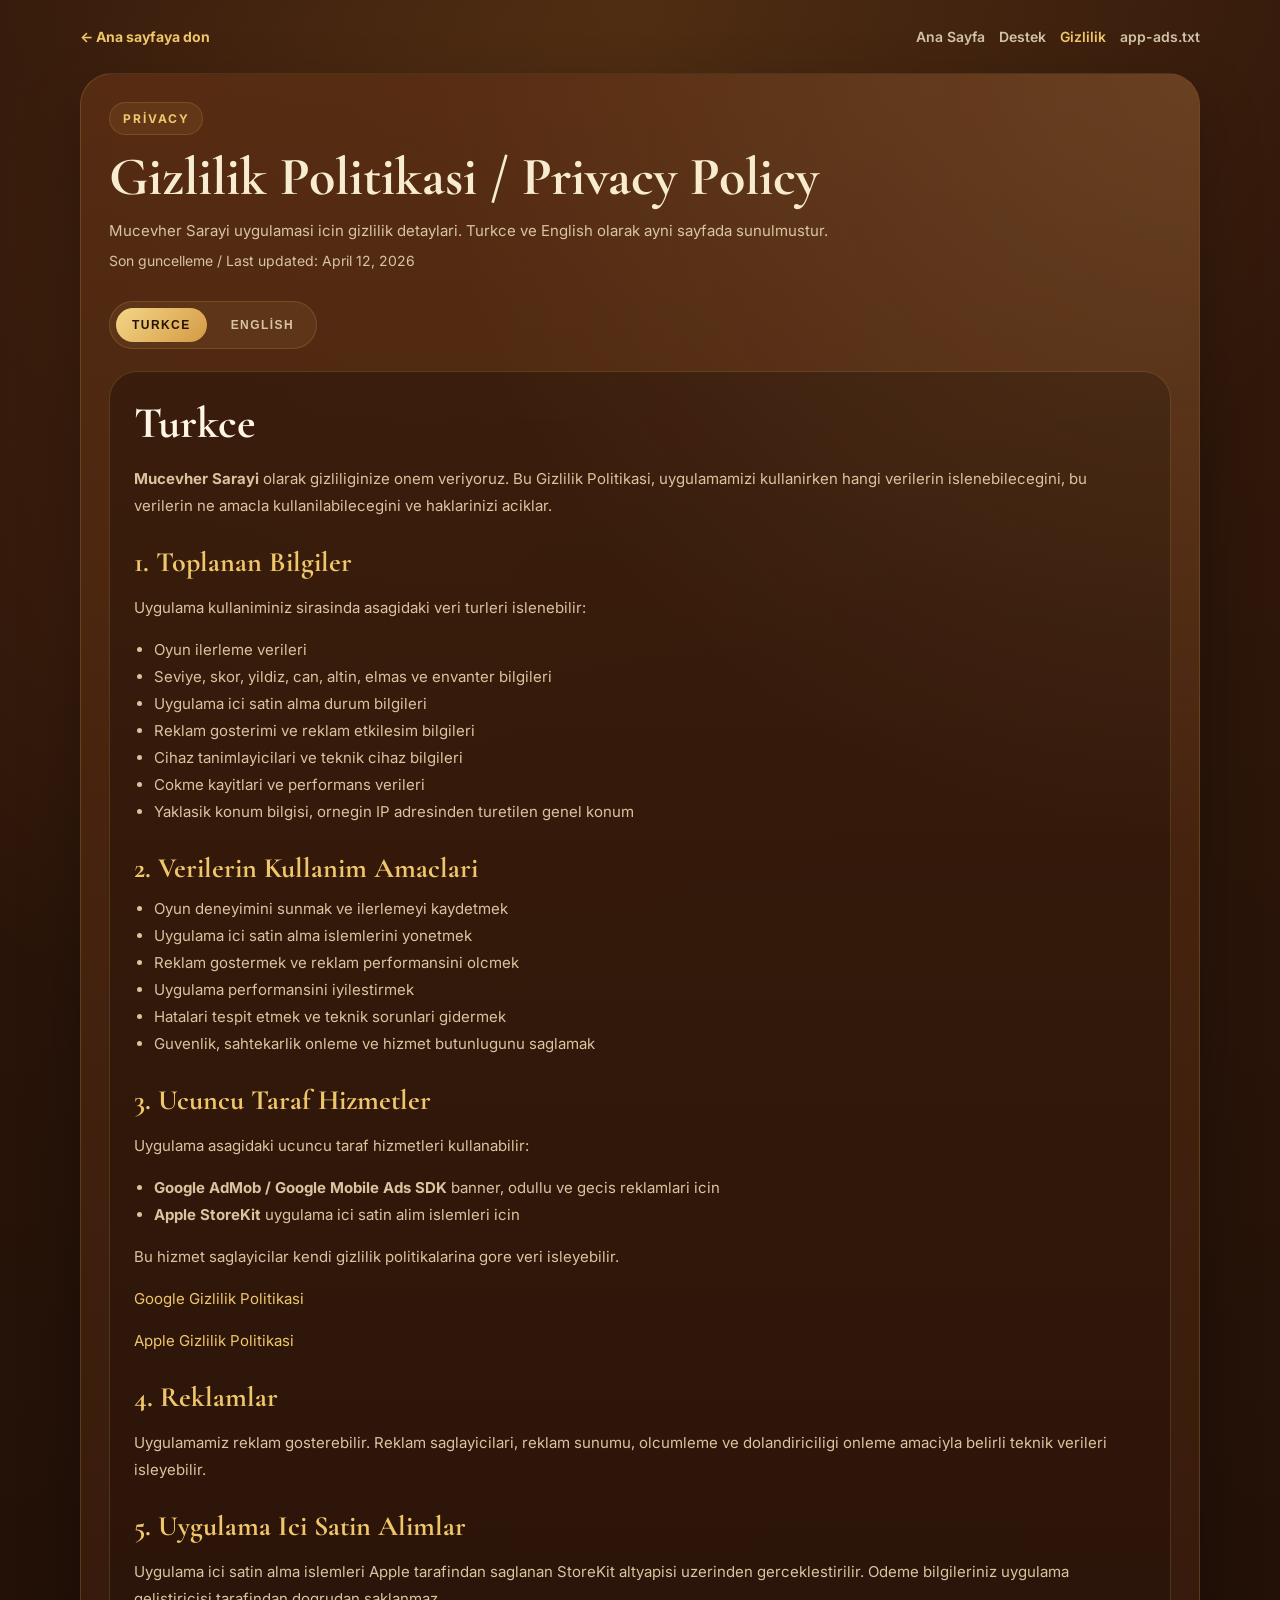
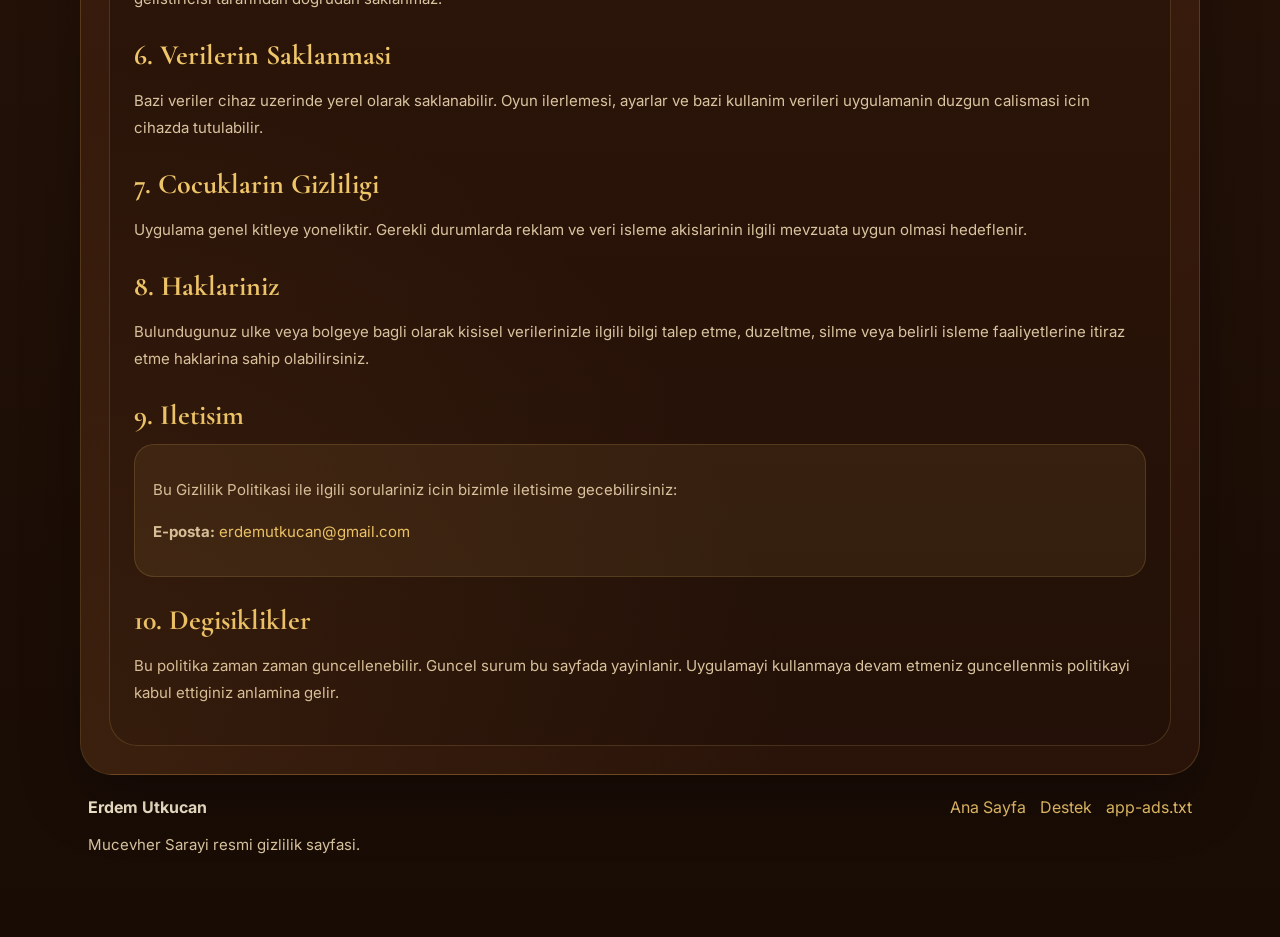
<file: privacy.html>
<!DOCTYPE html>
<html lang="tr">
<head>
  <meta charset="utf-8">
  <meta name="viewport" content="width=device-width, initial-scale=1">
  <title>Mucevher Sarayi | Gizlilik Politikasi / Privacy Policy</title>
  <meta name="description" content="Mucevher Sarayi icin Turkce ve English gizlilik politikasi.">
  <link rel="canonical" href="https://erdemutkucan.com/privacy.html">
  <link rel="preconnect" href="https://fonts.googleapis.com">
  <link rel="preconnect" href="https://fonts.gstatic.com" crossorigin>
  <link href="https://fonts.googleapis.com/css2?family=Cormorant+Garamond:wght@500;600;700&family=Inter:wght@400;500;600;700&display=swap" rel="stylesheet">
  <link rel="stylesheet" href="./styles.css">
  <style>
    .lang-switch {
      display: inline-flex;
      gap: 8px;
      margin: 18px 0 0;
      padding: 6px;
      border-radius: 999px;
      background: rgba(239, 198, 106, 0.08);
      border: 1px solid rgba(239, 198, 106, 0.16);
    }

    .lang-switch button {
      border: none;
      border-radius: 999px;
      padding: 10px 16px;
      background: transparent;
      color: var(--muted);
      font-size: 12px;
      font-weight: 700;
      letter-spacing: 0.12em;
      text-transform: uppercase;
      cursor: pointer;
    }

    .lang-switch button.active {
      background: linear-gradient(135deg, #f4d688, #d49a44);
      color: #261403;
    }

    .policy-card {
      margin-top: 22px;
      border: 1px solid var(--line);
      background: rgba(26, 13, 6, 0.38);
      border-radius: 28px;
      padding: 24px;
    }

    .policy-card h2 {
      margin: 0 0 14px;
      font-family: "Cormorant Garamond", Georgia, serif;
      font-size: 44px;
      color: var(--text);
    }

    .policy-card h3 {
      margin: 26px 0 10px;
      font-family: "Cormorant Garamond", Georgia, serif;
      font-size: 28px;
      color: var(--gold);
    }

    .policy-card p,
    .policy-card li {
      color: var(--muted);
      line-height: 1.8;
      font-size: 15px;
    }

    .policy-card ul {
      margin: 0;
      padding-left: 20px;
    }

    .policy-meta {
      color: var(--muted);
      margin-top: 8px;
      font-size: 14px;
    }

    .contact-box {
      margin-top: 12px;
      padding: 16px 18px;
      border-radius: 20px;
      background: rgba(239, 198, 106, 0.08);
      border: 1px solid rgba(239, 198, 106, 0.16);
    }

    .hidden {
      display: none;
    }
  </style>
</head>
<body>
  <main class="site-shell">
    <header class="page-header">
      <a class="back-link" href="./index.html">← Ana sayfaya don</a>
      <nav class="nav">
        <a href="./index.html">Ana Sayfa</a>
        <a href="./support.html">Destek</a>
        <a href="./privacy.html" aria-current="page">Gizlilik</a>
        <a href="./app-ads.txt">app-ads.txt</a>
      </nav>
    </header>

    <section class="page-panel">
      <span class="eyebrow">Privacy</span>
      <h1 class="page-title">Gizlilik Politikasi / Privacy Policy</h1>
      <p class="page-lead">
        Mucevher Sarayi uygulamasi icin gizlilik detaylari. Turkce ve English olarak ayni sayfada sunulmustur.
      </p>
      <p class="policy-meta">Son guncelleme / Last updated: April 12, 2026</p>

      <div class="lang-switch" aria-label="Language switcher">
        <button class="active" type="button" data-lang-btn="tr">Turkce</button>
        <button type="button" data-lang-btn="en">English</button>
      </div>

      <article class="policy-card" data-lang="tr">
        <h2>Turkce</h2>
        <p>
          <strong>Mucevher Sarayi</strong> olarak gizliliginize onem veriyoruz. Bu Gizlilik Politikasi,
          uygulamamizi kullanirken hangi verilerin islenebilecegini, bu verilerin ne amacla kullanilabilecegini ve haklarinizi aciklar.
        </p>

        <h3>1. Toplanan Bilgiler</h3>
        <p>Uygulama kullaniminiz sirasinda asagidaki veri turleri islenebilir:</p>
        <ul>
          <li>Oyun ilerleme verileri</li>
          <li>Seviye, skor, yildiz, can, altin, elmas ve envanter bilgileri</li>
          <li>Uygulama ici satin alma durum bilgileri</li>
          <li>Reklam gosterimi ve reklam etkilesim bilgileri</li>
          <li>Cihaz tanimlayicilari ve teknik cihaz bilgileri</li>
          <li>Cokme kayitlari ve performans verileri</li>
          <li>Yaklasik konum bilgisi, ornegin IP adresinden turetilen genel konum</li>
        </ul>

        <h3>2. Verilerin Kullanim Amaclari</h3>
        <ul>
          <li>Oyun deneyimini sunmak ve ilerlemeyi kaydetmek</li>
          <li>Uygulama ici satin alma islemlerini yonetmek</li>
          <li>Reklam gostermek ve reklam performansini olcmek</li>
          <li>Uygulama performansini iyilestirmek</li>
          <li>Hatalari tespit etmek ve teknik sorunlari gidermek</li>
          <li>Guvenlik, sahtekarlik onleme ve hizmet butunlugunu saglamak</li>
        </ul>

        <h3>3. Ucuncu Taraf Hizmetler</h3>
        <p>Uygulama asagidaki ucuncu taraf hizmetleri kullanabilir:</p>
        <ul>
          <li><strong>Google AdMob / Google Mobile Ads SDK</strong> banner, odullu ve gecis reklamlari icin</li>
          <li><strong>Apple StoreKit</strong> uygulama ici satin alim islemleri icin</li>
        </ul>
        <p>Bu hizmet saglayicilar kendi gizlilik politikalarina gore veri isleyebilir.</p>
        <p><a href="https://policies.google.com/privacy" target="_blank" rel="noreferrer">Google Gizlilik Politikasi</a></p>
        <p><a href="https://www.apple.com/legal/privacy/" target="_blank" rel="noreferrer">Apple Gizlilik Politikasi</a></p>

        <h3>4. Reklamlar</h3>
        <p>
          Uygulamamiz reklam gosterebilir. Reklam saglayicilari, reklam sunumu, olcumleme ve dolandiriciligi onleme amaciyla belirli teknik verileri isleyebilir.
        </p>

        <h3>5. Uygulama Ici Satin Alimlar</h3>
        <p>
          Uygulama ici satin alma islemleri Apple tarafindan saglanan StoreKit altyapisi uzerinden gerceklestirilir.
          Odeme bilgileriniz uygulama gelistiricisi tarafindan dogrudan saklanmaz.
        </p>

        <h3>6. Verilerin Saklanmasi</h3>
        <p>
          Bazi veriler cihaz uzerinde yerel olarak saklanabilir. Oyun ilerlemesi, ayarlar ve bazi kullanim verileri uygulamanin duzgun calismasi icin cihazda tutulabilir.
        </p>

        <h3>7. Cocuklarin Gizliligi</h3>
        <p>
          Uygulama genel kitleye yoneliktir. Gerekli durumlarda reklam ve veri isleme akislarinin ilgili mevzuata uygun olmasi hedeflenir.
        </p>

        <h3>8. Haklariniz</h3>
        <p>
          Bulundugunuz ulke veya bolgeye bagli olarak kisisel verilerinizle ilgili bilgi talep etme, duzeltme, silme veya belirli isleme faaliyetlerine itiraz etme haklarina sahip olabilirsiniz.
        </p>

        <h3>9. Iletisim</h3>
        <div class="contact-box">
          <p>Bu Gizlilik Politikasi ile ilgili sorulariniz icin bizimle iletisime gecebilirsiniz:</p>
          <p><strong>E-posta:</strong> <a href="mailto:erdemutkucan@gmail.com">erdemutkucan@gmail.com</a></p>
        </div>

        <h3>10. Degisiklikler</h3>
        <p>
          Bu politika zaman zaman guncellenebilir. Guncel surum bu sayfada yayinlanir. Uygulamayi kullanmaya devam etmeniz guncellenmis politikayi kabul ettiginiz anlamina gelir.
        </p>
      </article>

      <article class="policy-card hidden" data-lang="en">
        <h2>English</h2>
        <p>
          At <strong>Mucevher Sarayi</strong>, we value your privacy. This Privacy Policy explains what data may be processed
          when you use our application, how that data may be used, and your rights regarding that data.
        </p>

        <h3>1. Information We May Collect</h3>
        <p>While you use the application, the following types of data may be processed:</p>
        <ul>
          <li>Game progress data</li>
          <li>Level, score, star, life, gold, gem, and inventory information</li>
          <li>In-app purchase status information</li>
          <li>Ad display and ad interaction information</li>
          <li>Device identifiers and technical device information</li>
          <li>Crash logs and performance data</li>
          <li>Approximate location data, such as general location inferred from IP address</li>
        </ul>

        <h3>2. How We Use Information</h3>
        <ul>
          <li>To provide gameplay and save progress</li>
          <li>To manage in-app purchases</li>
          <li>To display advertisements and measure ad performance</li>
          <li>To improve app performance</li>
          <li>To detect errors and resolve technical issues</li>
          <li>To ensure security, prevent fraud, and maintain service integrity</li>
        </ul>

        <h3>3. Third-Party Services</h3>
        <p>The application may use the following third-party services:</p>
        <ul>
          <li><strong>Google AdMob / Google Mobile Ads SDK</strong> for banner ads, rewarded ads, and interstitial ads</li>
          <li><strong>Apple StoreKit</strong> for in-app purchases</li>
        </ul>
        <p>These service providers may process data according to their own privacy policies.</p>
        <p><a href="https://policies.google.com/privacy" target="_blank" rel="noreferrer">Google Privacy Policy</a></p>
        <p><a href="https://www.apple.com/legal/privacy/" target="_blank" rel="noreferrer">Apple Privacy Policy</a></p>

        <h3>4. Advertising</h3>
        <p>
          Our application may display advertisements. Advertising providers may process certain technical data for ad delivery,
          measurement, and fraud prevention.
        </p>

        <h3>5. In-App Purchases</h3>
        <p>
          In-app purchases are processed through Apple's StoreKit infrastructure. Your payment information is not directly stored by the developer.
        </p>

        <h3>6. Data Storage</h3>
        <p>
          Some data may be stored locally on the device. Game progress, settings, and certain usage-related data may be kept on the device so the application can function properly.
        </p>

        <h3>7. Children's Privacy</h3>
        <p>
          The application is intended for a general audience. Where required, advertising and data processing flows are managed in accordance with applicable laws and regulations.
        </p>

        <h3>8. Your Rights</h3>
        <p>
          Depending on your country or region, you may have certain rights regarding your personal data. These may include the right to request access, correction, deletion, or objection to certain processing activities.
        </p>

        <h3>9. Contact</h3>
        <div class="contact-box">
          <p>If you have any questions about this Privacy Policy, you may contact us at:</p>
          <p><strong>Email:</strong> <a href="mailto:erdemutkucan@gmail.com">erdemutkucan@gmail.com</a></p>
        </div>

        <h3>10. Changes</h3>
        <p>
          This Privacy Policy may be updated from time to time. The latest version will be published on this page.
          Your continued use of the application means you accept the updated policy.
        </p>
      </article>
    </section>

    <footer class="site-footer">
      <div>
        <strong>Erdem Utkucan</strong>
        <p>Mucevher Sarayi resmi gizlilik sayfasi.</p>
      </div>
      <div class="footer-links">
        <a href="./index.html">Ana Sayfa</a>
        <a href="./support.html">Destek</a>
        <a href="./app-ads.txt">app-ads.txt</a>
      </div>
    </footer>
  </main>

  <script>
    const langButtons = document.querySelectorAll("[data-lang-btn]");
    const langPanels = document.querySelectorAll("[data-lang]");

    function setLang(lang) {
      langButtons.forEach((button) => {
        button.classList.toggle("active", button.dataset.langBtn === lang);
      });
      langPanels.forEach((panel) => {
        panel.classList.toggle("hidden", panel.dataset.lang !== lang);
      });
      document.documentElement.lang = lang === "en" ? "en" : "tr";
    }

    langButtons.forEach((button) => {
      button.addEventListener("click", () => setLang(button.dataset.langBtn));
    });
  </script>
</body>
</html>
</file>
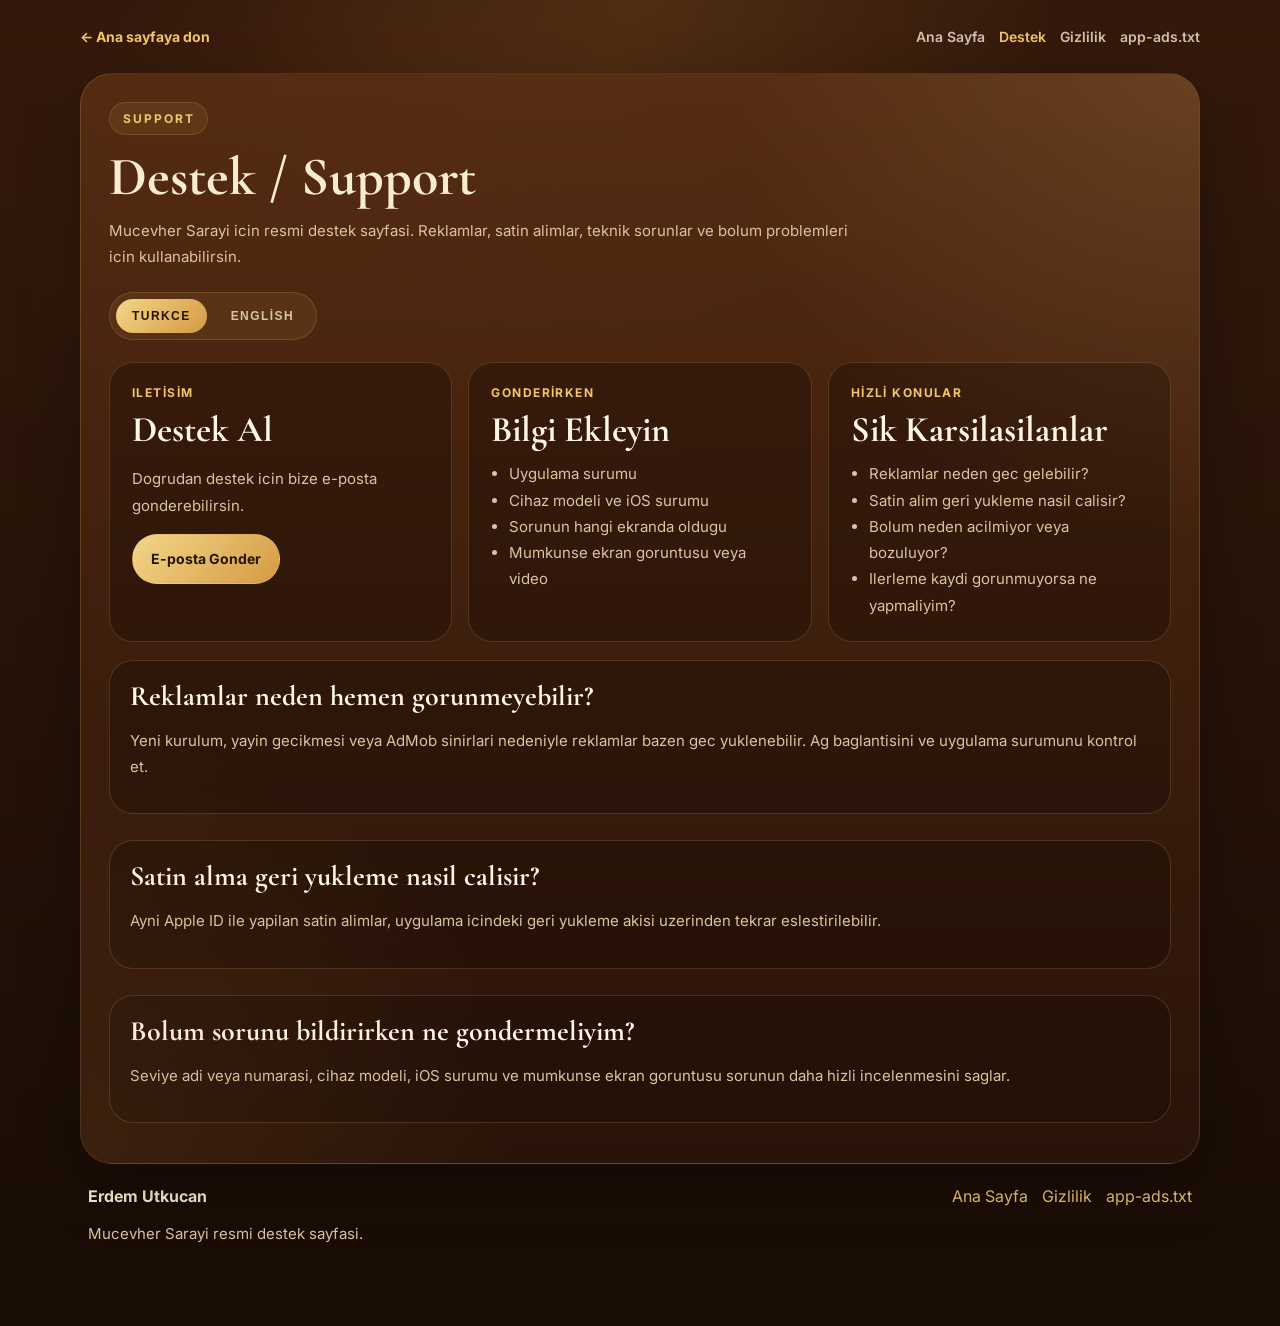
<file: support.html>
<!DOCTYPE html>
<html lang="tr">
<head>
  <meta charset="utf-8">
  <meta name="viewport" content="width=device-width, initial-scale=1">
  <title>Mucevher Sarayi | Destek / Support</title>
  <meta name="description" content="Mucevher Sarayi icin Turkce ve English resmi destek sayfasi.">
  <link rel="canonical" href="https://erdemutkucan.com/support.html">
  <link rel="preconnect" href="https://fonts.googleapis.com">
  <link rel="preconnect" href="https://fonts.gstatic.com" crossorigin>
  <link href="https://fonts.googleapis.com/css2?family=Cormorant+Garamond:wght@500;600;700&family=Inter:wght@400;500;600;700&display=swap" rel="stylesheet">
  <link rel="stylesheet" href="./styles.css">
  <style>
    .lang-switch {
      display: inline-flex;
      gap: 8px;
      margin: 18px 0 0;
      padding: 6px;
      border-radius: 999px;
      background: rgba(239, 198, 106, 0.08);
      border: 1px solid rgba(239, 198, 106, 0.16);
    }

    .lang-switch button {
      border: none;
      border-radius: 999px;
      padding: 10px 16px;
      background: transparent;
      color: var(--muted);
      font-size: 12px;
      font-weight: 700;
      letter-spacing: 0.12em;
      text-transform: uppercase;
      cursor: pointer;
    }

    .lang-switch button.active {
      background: linear-gradient(135deg, #f4d688, #d49a44);
      color: #261403;
    }

    .support-panel {
      margin-top: 22px;
    }

    .support-grid {
      display: grid;
      grid-template-columns: repeat(auto-fit, minmax(260px, 1fr));
      gap: 16px;
      margin-top: 18px;
    }

    .support-card {
      border: 1px solid var(--line);
      background: rgba(26, 13, 6, 0.38);
      border-radius: 24px;
      padding: 22px;
    }

    .support-card h2 {
      margin: 8px 0 10px;
      font-family: "Cormorant Garamond", Georgia, serif;
      font-size: 36px;
      color: var(--text);
    }

    .support-card h3 {
      margin: 0 0 10px;
      font-family: "Cormorant Garamond", Georgia, serif;
      font-size: 28px;
      color: var(--gold);
    }

    .support-card p,
    .support-card li {
      color: var(--muted);
      line-height: 1.75;
      font-size: 15px;
    }

    .support-card ul {
      margin: 0;
      padding-left: 18px;
    }

    .faq-block {
      margin-top: 18px;
      display: grid;
      gap: 14px;
    }

    .faq-item {
      padding: 18px 20px;
    }

    .hidden {
      display: none;
    }
  </style>
</head>
<body>
  <main class="site-shell">
    <header class="page-header">
      <a class="back-link" href="./index.html">← Ana sayfaya don</a>
      <nav class="nav">
        <a href="./index.html">Ana Sayfa</a>
        <a href="./support.html" aria-current="page">Destek</a>
        <a href="./privacy.html">Gizlilik</a>
        <a href="./app-ads.txt">app-ads.txt</a>
      </nav>
    </header>

    <section class="page-panel">
      <span class="eyebrow">Support</span>
      <h1 class="page-title">Destek / Support</h1>
      <p class="page-lead">
        Mucevher Sarayi icin resmi destek sayfasi. Reklamlar, satin alimlar, teknik sorunlar ve bolum problemleri icin kullanabilirsin.
      </p>

      <div class="lang-switch" aria-label="Language switcher">
        <button class="active" type="button" data-lang-btn="tr">Turkce</button>
        <button type="button" data-lang-btn="en">English</button>
      </div>

      <section class="support-panel" data-lang="tr">
        <div class="support-grid">
          <article class="support-card">
            <span class="card-kicker">Iletisim</span>
            <h2>Destek Al</h2>
            <p>Dogrudan destek icin bize e-posta gonderebilirsin.</p>
            <p><a class="btn btn-primary" href="mailto:erdemutkucan@gmail.com?subject=Mucevher%20Sarayi%20Destek">E-posta Gonder</a></p>
          </article>

          <article class="support-card">
            <span class="card-kicker">Gonderirken</span>
            <h2>Bilgi Ekleyin</h2>
            <ul>
              <li>Uygulama surumu</li>
              <li>Cihaz modeli ve iOS surumu</li>
              <li>Sorunun hangi ekranda oldugu</li>
              <li>Mumkunse ekran goruntusu veya video</li>
            </ul>
          </article>

          <article class="support-card">
            <span class="card-kicker">Hizli Konular</span>
            <h2>Sik Karsilasilanlar</h2>
            <ul>
              <li>Reklamlar neden gec gelebilir?</li>
              <li>Satin alim geri yukleme nasil calisir?</li>
              <li>Bolum neden acilmiyor veya bozuluyor?</li>
              <li>Ilerleme kaydi gorunmuyorsa ne yapmaliyim?</li>
            </ul>
          </article>
        </div>

        <div class="faq-block">
          <article class="faq-item">
            <h3>Reklamlar neden hemen gorunmeyebilir?</h3>
            <p>Yeni kurulum, yayin gecikmesi veya AdMob sinirlari nedeniyle reklamlar bazen gec yuklenebilir. Ag baglantisini ve uygulama surumunu kontrol et.</p>
          </article>
          <article class="faq-item">
            <h3>Satin alma geri yukleme nasil calisir?</h3>
            <p>Ayni Apple ID ile yapilan satin alimlar, uygulama icindeki geri yukleme akisi uzerinden tekrar eslestirilebilir.</p>
          </article>
          <article class="faq-item">
            <h3>Bolum sorunu bildirirken ne gondermeliyim?</h3>
            <p>Seviye adi veya numarasi, cihaz modeli, iOS surumu ve mumkunse ekran goruntusu sorunun daha hizli incelenmesini saglar.</p>
          </article>
        </div>
      </section>

      <section class="support-panel hidden" data-lang="en">
        <div class="support-grid">
          <article class="support-card">
            <span class="card-kicker">Contact</span>
            <h2>Get Support</h2>
            <p>You can contact us directly by email for support.</p>
            <p><a class="btn btn-primary" href="mailto:erdemutkucan@gmail.com?subject=Mucevher%20Sarayi%20Support">Send Email</a></p>
          </article>

          <article class="support-card">
            <span class="card-kicker">Include</span>
            <h2>Helpful Details</h2>
            <ul>
              <li>App version</li>
              <li>Device model and iOS version</li>
              <li>Which screen the issue happened on</li>
              <li>A screenshot or video if possible</li>
            </ul>
          </article>

          <article class="support-card">
            <span class="card-kicker">Quick Topics</span>
            <h2>Common Issues</h2>
            <ul>
              <li>Why can ads appear with a delay?</li>
              <li>How does purchase restore work?</li>
              <li>Why is a level not opening or behaving incorrectly?</li>
              <li>What should I do if progress looks missing?</li>
            </ul>
          </article>
        </div>

        <div class="faq-block">
          <article class="faq-item">
            <h3>Why might ads not appear immediately?</h3>
            <p>Ads can load with a delay after a fresh install, a recent release, or due to AdMob serving limits. Please check network connectivity and app version first.</p>
          </article>
          <article class="faq-item">
            <h3>How does purchase restore work?</h3>
            <p>Purchases made with the same Apple ID can be matched again through the restore flow inside the app.</p>
          </article>
          <article class="faq-item">
            <h3>What should I send when reporting a level problem?</h3>
            <p>The level name or number, device model, iOS version, and a screenshot if possible will help us review the issue faster.</p>
          </article>
        </div>
      </section>
    </section>

    <footer class="site-footer">
      <div>
        <strong>Erdem Utkucan</strong>
        <p>Mucevher Sarayi resmi destek sayfasi.</p>
      </div>
      <div class="footer-links">
        <a href="./index.html">Ana Sayfa</a>
        <a href="./privacy.html">Gizlilik</a>
        <a href="./app-ads.txt">app-ads.txt</a>
      </div>
    </footer>
  </main>

  <script>
    const langButtons = document.querySelectorAll("[data-lang-btn]");
    const langPanels = document.querySelectorAll("[data-lang]");

    function setLang(lang) {
      langButtons.forEach((button) => {
        button.classList.toggle("active", button.dataset.langBtn === lang);
      });
      langPanels.forEach((panel) => {
        panel.classList.toggle("hidden", panel.dataset.lang !== lang);
      });
      document.documentElement.lang = lang === "en" ? "en" : "tr";
    }

    langButtons.forEach((button) => {
      button.addEventListener("click", () => setLang(button.dataset.langBtn));
    });
  </script>
</body>
</html>
</file>
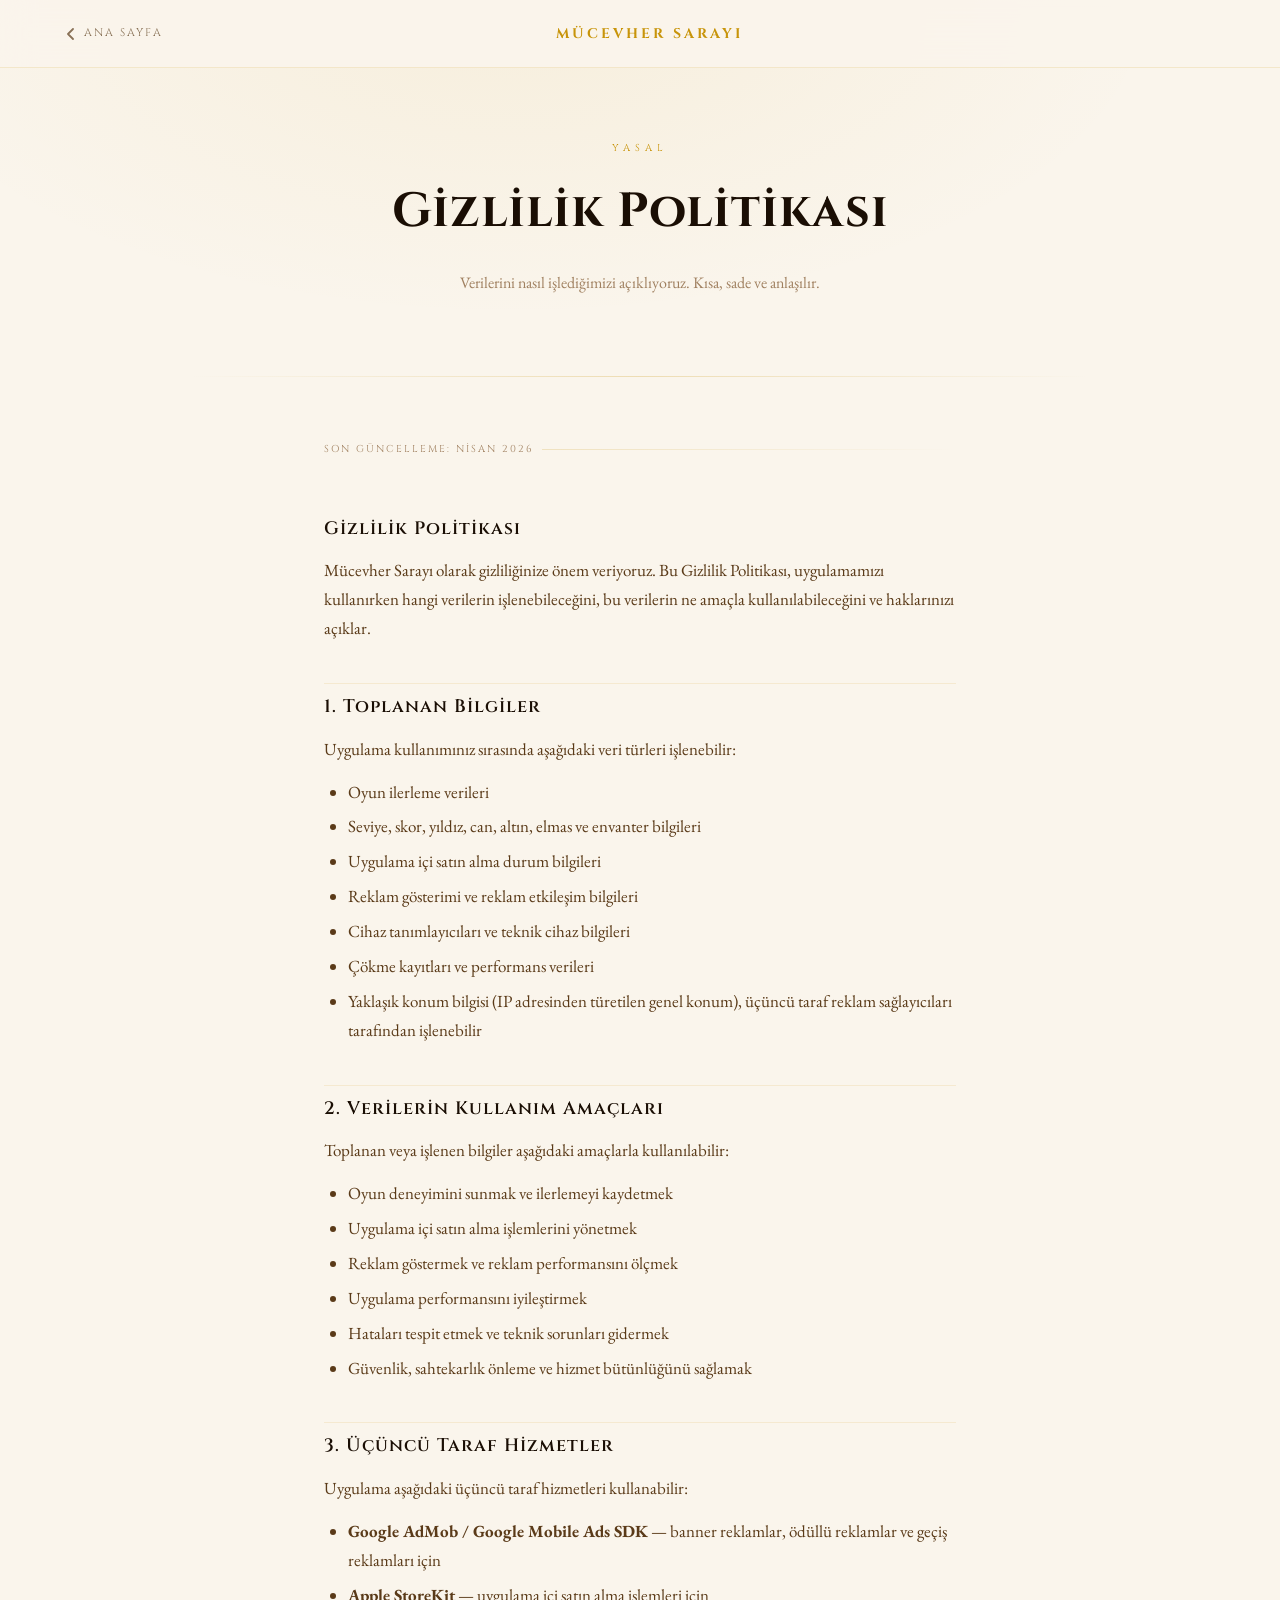
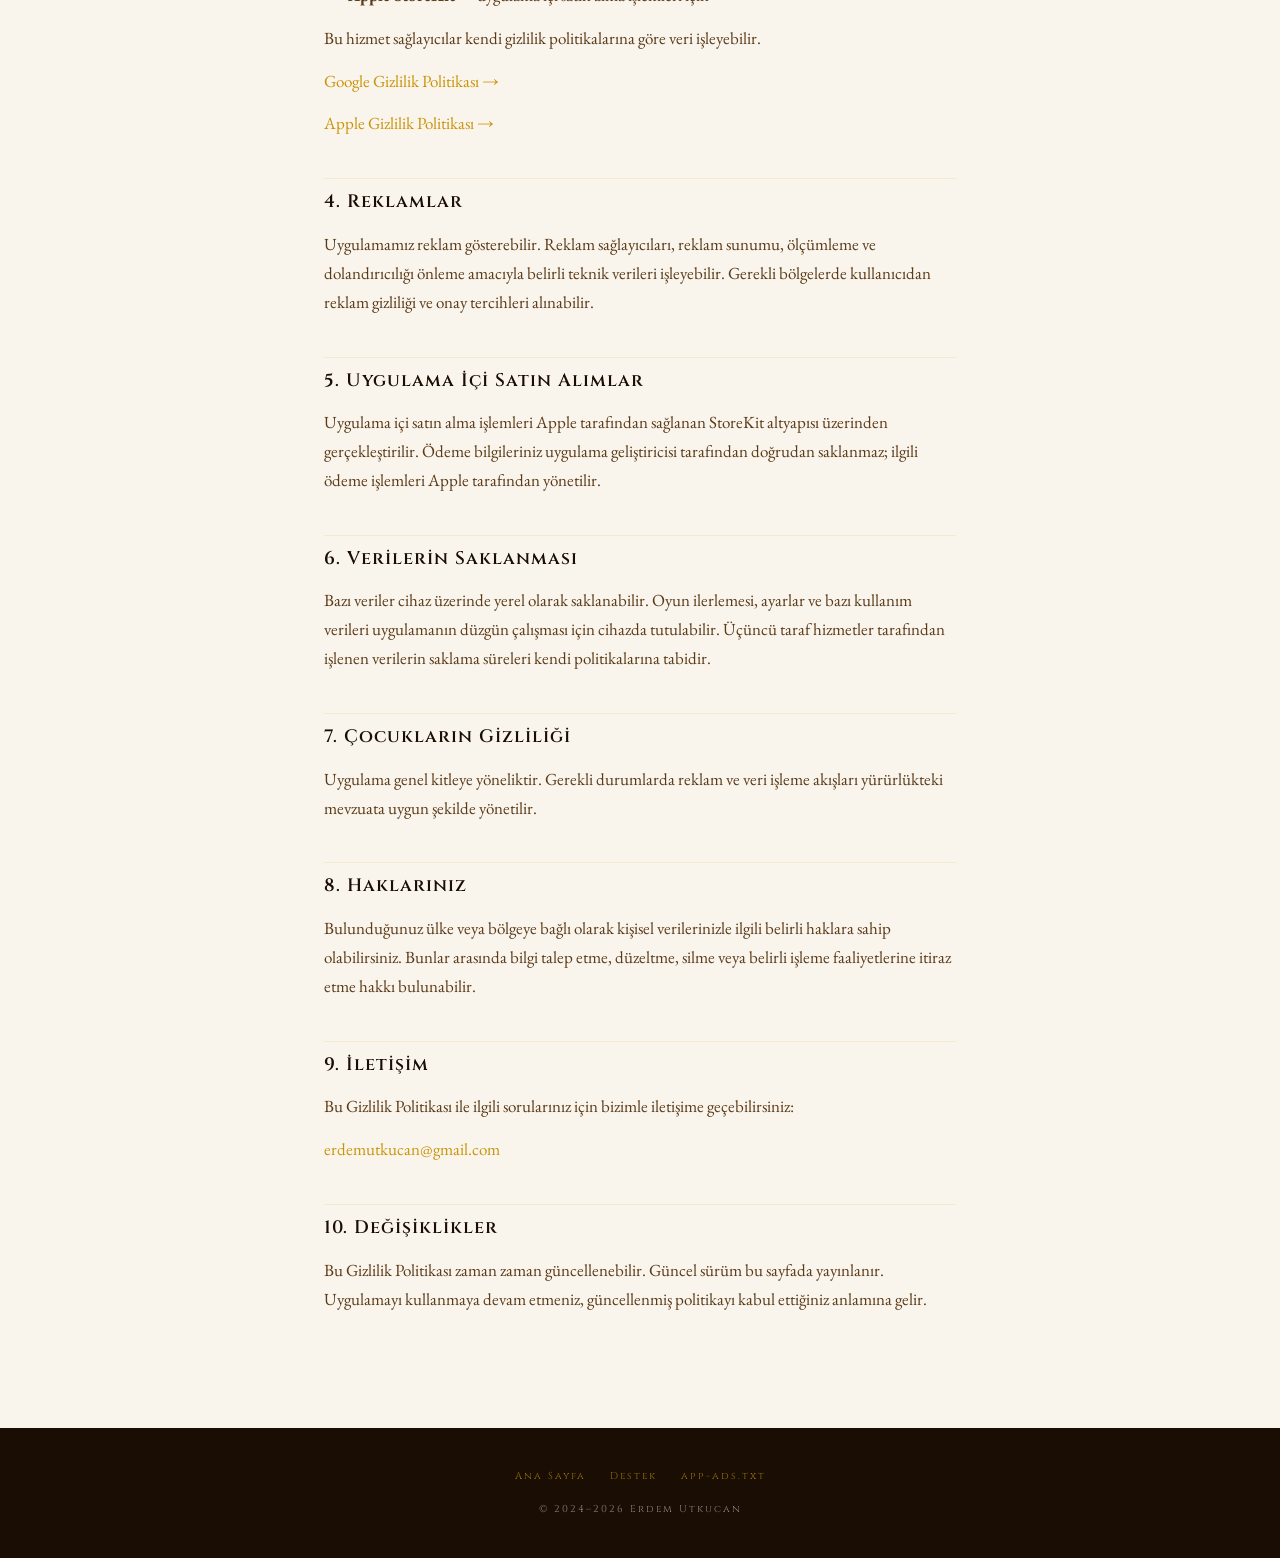
<file: mucevher-sarayi/privacy.html>
<!DOCTYPE html>
<html lang="tr">
<head>
<meta charset="UTF-8"/>
<meta name="viewport" content="width=device-width, initial-scale=1.0"/>
<title>Gizlilik Politikası — Mücevher Sarayı</title>
<link href="https://fonts.googleapis.com/css2?family=Cinzel:wght@400;600;700&family=EB+Garamond:ital,wght@0,400;0,500;1,400&display=swap" rel="stylesheet"/>
<style>
:root{--cream:#faf5ec;--gold:#c8940a;--bronze:#8b5e2a;--dark:#1a0e04;--mid:#5a3a18;--muted:#a08060;--white:#fffdf7;}
*{margin:0;padding:0;box-sizing:border-box;}html{scroll-behavior:smooth;}
body{background:var(--cream);color:var(--dark);font-family:'EB Garamond',Georgia,serif;font-size:18px;line-height:1.7;overflow-x:hidden;}
nav{position:fixed;top:0;left:0;right:0;z-index:100;padding:0 5vw;display:flex;align-items:center;justify-content:space-between;height:68px;background:rgba(250,245,236,0.92);backdrop-filter:blur(16px);border-bottom:1px solid rgba(200,148,10,0.15);}
.nav-logo{font-family:'Cinzel',serif;font-weight:700;font-size:14px;letter-spacing:3px;color:var(--gold);text-decoration:none;text-transform:uppercase;}
.nav-back{font-family:'Cinzel',serif;font-size:11px;letter-spacing:2px;color:var(--mid);text-decoration:none;text-transform:uppercase;opacity:0.7;display:flex;align-items:center;gap:6px;transition:opacity 0.2s;}
.nav-back:hover{opacity:1;color:var(--gold);}
.page-hero{padding:140px 5vw 80px;background:radial-gradient(ellipse at 40% 0%,rgba(200,148,10,0.07),transparent 60%),var(--cream);text-align:center;}
.page-eyebrow{font-family:'Cinzel',serif;font-size:10px;letter-spacing:5px;color:var(--gold);text-transform:uppercase;margin-bottom:14px;}
h1{font-family:'Cinzel',serif;font-weight:700;font-size:clamp(28px,4vw,48px);color:var(--dark);margin-bottom:16px;letter-spacing:1px;}
.page-sub{font-size:16px;color:var(--muted);max-width:480px;margin:0 auto;}
.divider{height:1px;max-width:900px;margin:0 auto;background:linear-gradient(to right,transparent,rgba(200,148,10,0.25),transparent);}
main{max-width:760px;margin:0 auto;padding:64px 5vw 100px;}
.last-updated{font-family:'Cinzel',serif;font-size:10px;letter-spacing:2px;color:var(--muted);text-transform:uppercase;margin-bottom:48px;display:flex;align-items:center;gap:8px;}
.last-updated::after{content:'';flex:1;height:1px;background:linear-gradient(to right,rgba(200,148,10,0.2),transparent);}
h2{font-family:'Cinzel',serif;font-weight:600;font-size:18px;letter-spacing:1px;color:var(--dark);margin:40px 0 12px;padding-top:8px;border-top:1px solid rgba(200,148,10,0.12);}
h2:first-of-type{margin-top:0;border-top:none;}
p{color:var(--mid);margin-bottom:14px;font-size:17px;}
ul{padding-left:24px;color:var(--mid);margin-bottom:14px;}
ul li{margin-bottom:6px;font-size:17px;}
a{color:var(--gold);text-decoration:none;}a:hover{text-decoration:underline;}
.highlight-box{background:var(--white);border-radius:16px;border:1px solid rgba(200,148,10,0.2);padding:24px 28px;margin:24px 0;font-size:16px;color:var(--mid);}
.highlight-box strong{font-family:'Cinzel',serif;font-size:12px;letter-spacing:1px;color:var(--bronze);display:block;margin-bottom:6px;text-transform:uppercase;}
footer{background:var(--dark);color:rgba(250,245,236,0.5);padding:40px 5vw;text-align:center;font-family:'Cinzel',serif;font-size:10px;letter-spacing:2px;}
footer a{color:rgba(200,148,10,0.7);text-decoration:none;margin:0 12px;}footer a:hover{color:var(--gold);}
</style>
</head>
<body>
<nav>
  <a href="index.html" class="nav-back"><svg width="14" height="14" viewBox="0 0 14 14" fill="none"><path d="M9 2L4 7l5 5" stroke="currentColor" stroke-width="1.8" stroke-linecap="round" stroke-linejoin="round"/></svg>Ana Sayfa</a>
  <a href="index.html" class="nav-logo">Mücevher Sarayı</a>
  <div style="width:80px"></div>
</nav>
<div class="page-hero">
  <div class="page-eyebrow">Yasal</div>
  <h1>Gizlilik Politikası</h1>
  <p class="page-sub">Verilerini nasıl işlediğimizi açıklıyoruz. Kısa, sade ve anlaşılır.</p>
</div>
<div class="divider"></div>
<main>
  <div class="last-updated">Son güncelleme: Nisan 2026</div>

  <h2>Gizlilik Politikası</h2>
  <p>Mücevher Sarayı olarak gizliliğinize önem veriyoruz. Bu Gizlilik Politikası, uygulamamızı kullanırken hangi verilerin işlenebileceğini, bu verilerin ne amaçla kullanılabileceğini ve haklarınızı açıklar.</p>

  <h2>1. Toplanan Bilgiler</h2>
  <p>Uygulama kullanımınız sırasında aşağıdaki veri türleri işlenebilir:</p>
  <ul>
    <li>Oyun ilerleme verileri</li>
    <li>Seviye, skor, yıldız, can, altın, elmas ve envanter bilgileri</li>
    <li>Uygulama içi satın alma durum bilgileri</li>
    <li>Reklam gösterimi ve reklam etkileşim bilgileri</li>
    <li>Cihaz tanımlayıcıları ve teknik cihaz bilgileri</li>
    <li>Çökme kayıtları ve performans verileri</li>
    <li>Yaklaşık konum bilgisi (IP adresinden türetilen genel konum), üçüncü taraf reklam sağlayıcıları tarafından işlenebilir</li>
  </ul>

  <h2>2. Verilerin Kullanım Amaçları</h2>
  <p>Toplanan veya işlenen bilgiler aşağıdaki amaçlarla kullanılabilir:</p>
  <ul>
    <li>Oyun deneyimini sunmak ve ilerlemeyi kaydetmek</li>
    <li>Uygulama içi satın alma işlemlerini yönetmek</li>
    <li>Reklam göstermek ve reklam performansını ölçmek</li>
    <li>Uygulama performansını iyileştirmek</li>
    <li>Hataları tespit etmek ve teknik sorunları gidermek</li>
    <li>Güvenlik, sahtekarlık önleme ve hizmet bütünlüğünü sağlamak</li>
  </ul>

  <h2>3. Üçüncü Taraf Hizmetler</h2>
  <p>Uygulama aşağıdaki üçüncü taraf hizmetleri kullanabilir:</p>
  <ul>
    <li><strong>Google AdMob / Google Mobile Ads SDK</strong> — banner reklamlar, ödüllü reklamlar ve geçiş reklamları için</li>
    <li><strong>Apple StoreKit</strong> — uygulama içi satın alma işlemleri için</li>
  </ul>
  <p>Bu hizmet sağlayıcılar kendi gizlilik politikalarına göre veri işleyebilir.</p>
  <p><a href="https://policies.google.com/privacy" target="_blank">Google Gizlilik Politikası →</a></p>
  <p><a href="https://www.apple.com/legal/privacy/" target="_blank">Apple Gizlilik Politikası →</a></p>

  <h2>4. Reklamlar</h2>
  <p>Uygulamamız reklam gösterebilir. Reklam sağlayıcıları, reklam sunumu, ölçümleme ve dolandırıcılığı önleme amacıyla belirli teknik verileri işleyebilir. Gerekli bölgelerde kullanıcıdan reklam gizliliği ve onay tercihleri alınabilir.</p>

  <h2>5. Uygulama İçi Satın Alımlar</h2>
  <p>Uygulama içi satın alma işlemleri Apple tarafından sağlanan StoreKit altyapısı üzerinden gerçekleştirilir. Ödeme bilgileriniz uygulama geliştiricisi tarafından doğrudan saklanmaz; ilgili ödeme işlemleri Apple tarafından yönetilir.</p>

  <h2>6. Verilerin Saklanması</h2>
  <p>Bazı veriler cihaz üzerinde yerel olarak saklanabilir. Oyun ilerlemesi, ayarlar ve bazı kullanım verileri uygulamanın düzgün çalışması için cihazda tutulabilir. Üçüncü taraf hizmetler tarafından işlenen verilerin saklama süreleri kendi politikalarına tabidir.</p>

  <h2>7. Çocukların Gizliliği</h2>
  <p>Uygulama genel kitleye yöneliktir. Gerekli durumlarda reklam ve veri işleme akışları yürürlükteki mevzuata uygun şekilde yönetilir.</p>

  <h2>8. Haklarınız</h2>
  <p>Bulunduğunuz ülke veya bölgeye bağlı olarak kişisel verilerinizle ilgili belirli haklara sahip olabilirsiniz. Bunlar arasında bilgi talep etme, düzeltme, silme veya belirli işleme faaliyetlerine itiraz etme hakkı bulunabilir.</p>

  <h2>9. İletişim</h2>
  <p>Bu Gizlilik Politikası ile ilgili sorularınız için bizimle iletişime geçebilirsiniz:</p>
  <p><a href="mailto:erdemutkucan@gmail.com">erdemutkucan@gmail.com</a></p>

  <h2>10. Değişiklikler</h2>
  <p>Bu Gizlilik Politikası zaman zaman güncellenebilir. Güncel sürüm bu sayfada yayınlanır. Uygulamayı kullanmaya devam etmeniz, güncellenmiş politikayı kabul ettiğiniz anlamına gelir.</p>
</main>
<footer>
  <div style="margin-bottom:16px"><a href="index.html">Ana Sayfa</a><a href="support.html">Destek</a><a href="/app-ads.txt">app-ads.txt</a></div>
  © 2024–2026 Erdem Utkucan
</footer>
</body>
</html>
</file>
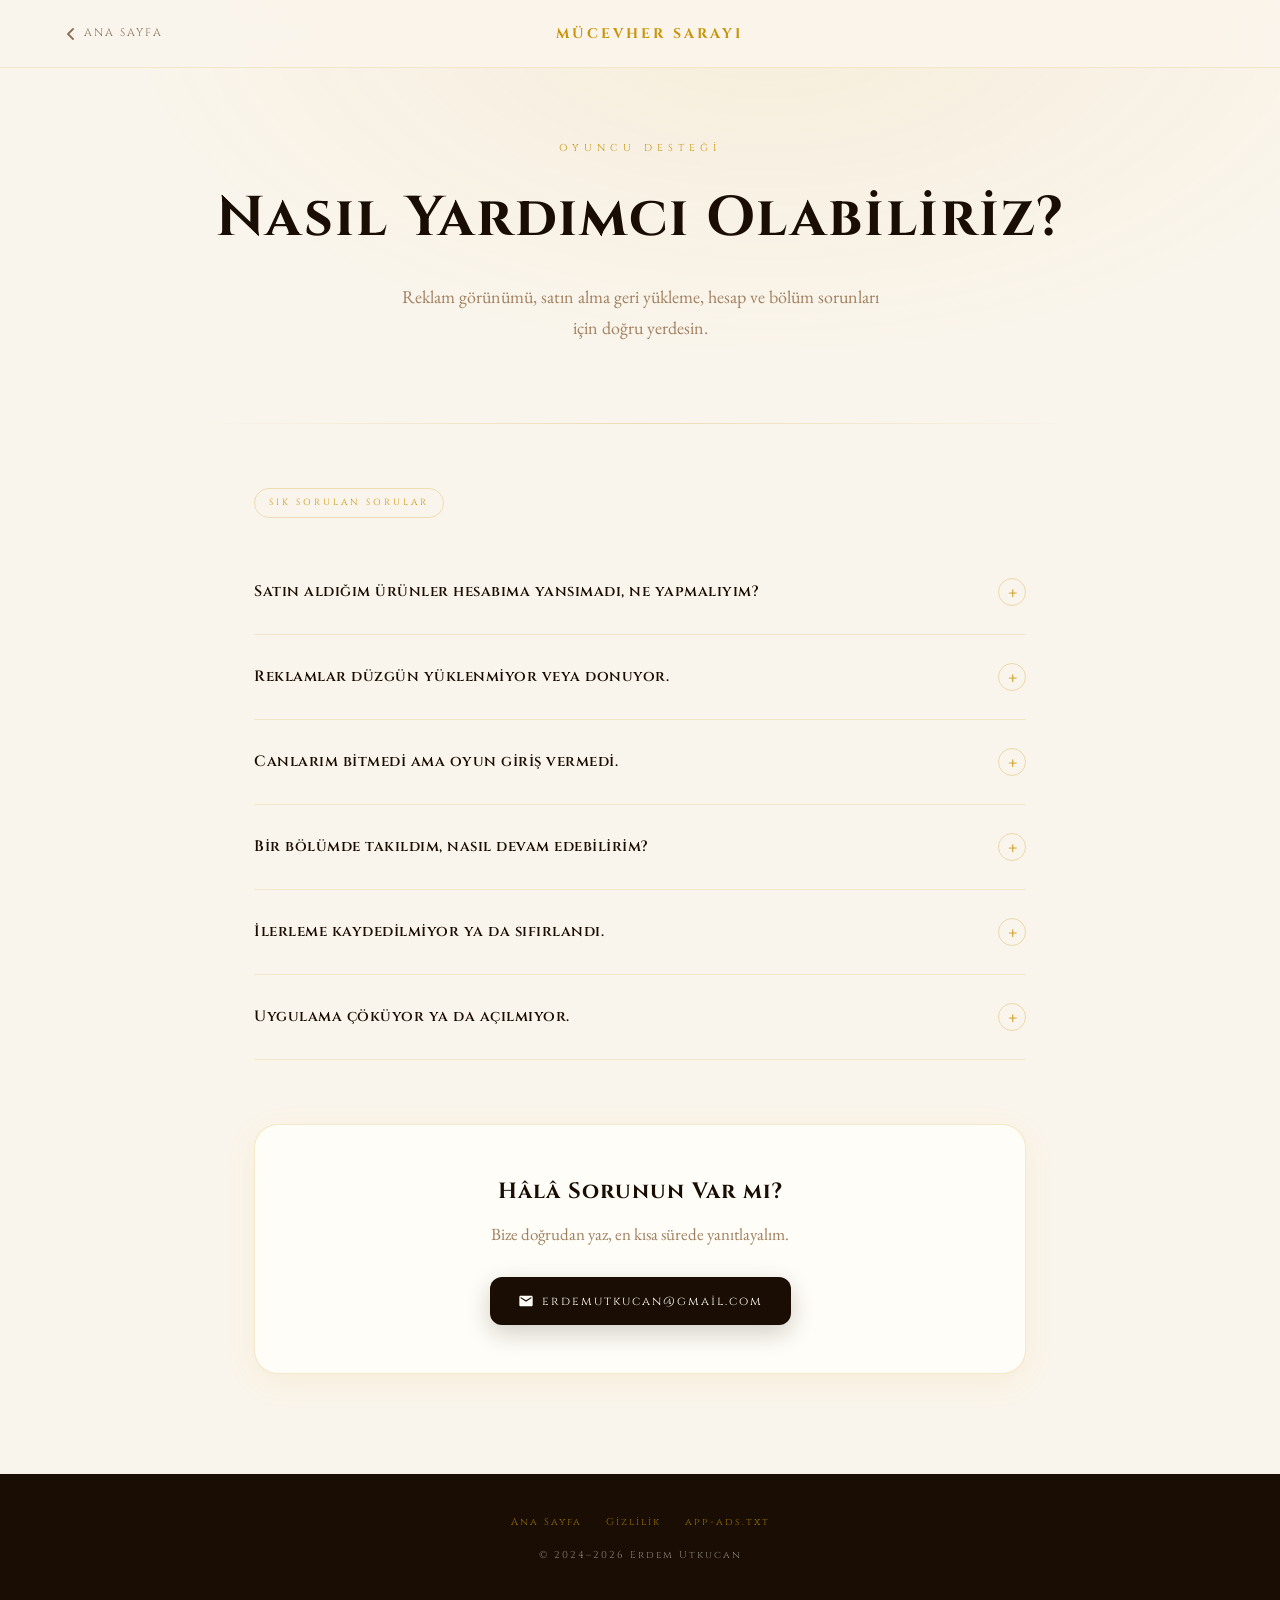
<file: mucevher-sarayi/support.html>
<!DOCTYPE html>
<html lang="tr">
<head>
<meta charset="UTF-8"/>
<meta name="viewport" content="width=device-width, initial-scale=1.0"/>
<title>Destek — Mücevher Sarayı</title>
<link href="https://fonts.googleapis.com/css2?family=Cinzel:wght@400;500;600;700&family=EB+Garamond:ital,wght@0,400;0,500;1,400&display=swap" rel="stylesheet"/>
<style>
:root{--cream:#faf5ec;--gold:#c8940a;--bronze:#8b5e2a;--dark:#1a0e04;--mid:#5a3a18;--muted:#a08060;--white:#fffdf7;}
*{margin:0;padding:0;box-sizing:border-box;}html{scroll-behavior:smooth;}
body{background:var(--cream);color:var(--dark);font-family:'EB Garamond',Georgia,serif;font-size:18px;line-height:1.7;overflow-x:hidden;}
nav{position:fixed;top:0;left:0;right:0;z-index:100;padding:0 5vw;display:flex;align-items:center;justify-content:space-between;height:68px;background:rgba(250,245,236,0.92);backdrop-filter:blur(16px);border-bottom:1px solid rgba(200,148,10,0.15);}
.nav-logo{font-family:'Cinzel',serif;font-weight:700;font-size:14px;letter-spacing:3px;color:var(--gold);text-decoration:none;text-transform:uppercase;}
.nav-back{font-family:'Cinzel',serif;font-size:11px;letter-spacing:2px;color:var(--mid);text-decoration:none;text-transform:uppercase;opacity:0.7;display:flex;align-items:center;gap:6px;transition:opacity 0.2s;}
.nav-back:hover{opacity:1;color:var(--gold);}
.page-hero{padding:140px 5vw 80px;background:radial-gradient(ellipse at 60% 0%,rgba(200,148,10,0.08),transparent 60%),var(--cream);text-align:center;}
.page-eyebrow{font-family:'Cinzel',serif;font-size:10px;letter-spacing:5px;color:var(--gold);text-transform:uppercase;margin-bottom:14px;}
h1{font-family:'Cinzel',serif;font-weight:700;font-size:clamp(32px,5vw,56px);color:var(--dark);margin-bottom:16px;letter-spacing:2px;}
.page-sub{font-size:18px;color:var(--muted);max-width:500px;margin:0 auto;}
.divider{height:1px;max-width:900px;margin:0 auto;background:linear-gradient(to right,transparent,rgba(200,148,10,0.25),transparent);}
main{max-width:900px;margin:0 auto;padding:60px 5vw 100px;}
.faq-item{border-bottom:1px solid rgba(200,148,10,0.15);padding:28px 0;cursor:pointer;}
.faq-item:first-child{border-top:1px solid rgba(200,148,10,0.15);}
.faq-q{display:flex;align-items:center;justify-content:space-between;gap:20px;}
.faq-q h3{font-family:'Cinzel',serif;font-size:15px;font-weight:600;color:var(--dark);letter-spacing:0.5px;}
.faq-icon{width:28px;height:28px;border-radius:50%;border:1px solid rgba(200,148,10,0.3);display:flex;align-items:center;justify-content:center;color:var(--gold);font-size:16px;transition:transform 0.3s,background 0.2s;flex-shrink:0;}
.faq-item.open .faq-icon{transform:rotate(45deg);background:var(--gold);color:#fff;border-color:var(--gold);}
.faq-a{max-height:0;overflow:hidden;transition:max-height 0.4s ease;}
.faq-a p{padding-top:16px;font-size:17px;color:var(--mid);line-height:1.8;}
.faq-item.open .faq-a{max-height:200px;}
.contact-box{margin-top:64px;background:var(--white);border-radius:24px;border:1px solid rgba(200,148,10,0.2);padding:48px;text-align:center;box-shadow:0 8px 32px rgba(200,148,10,0.08);}
.contact-box h2{font-family:'Cinzel',serif;font-size:22px;color:var(--dark);margin-bottom:10px;letter-spacing:1px;}
.contact-box p{font-size:17px;color:var(--muted);margin-bottom:28px;}
.btn-mail{display:inline-flex;align-items:center;gap:8px;background:var(--dark);color:var(--white);padding:14px 28px;border-radius:12px;text-decoration:none;font-family:'Cinzel',serif;font-size:12px;letter-spacing:2px;transition:all 0.25s;box-shadow:0 8px 24px rgba(26,14,4,0.2);}
.btn-mail:hover{background:var(--bronze);transform:translateY(-2px);}
.category-tag{display:inline-block;font-family:'Cinzel',serif;font-size:9px;letter-spacing:3px;color:var(--gold);text-transform:uppercase;margin-bottom:32px;padding:6px 14px;border-radius:20px;border:1px solid rgba(200,148,10,0.25);}
footer{background:var(--dark);color:rgba(250,245,236,0.5);padding:40px 5vw;text-align:center;font-family:'Cinzel',serif;font-size:10px;letter-spacing:2px;}
footer a{color:rgba(200,148,10,0.7);text-decoration:none;margin:0 12px;}
footer a:hover{color:var(--gold);}
</style>
</head>
<body>
<nav>
  <a href="index.html" class="nav-back"><svg width="14" height="14" viewBox="0 0 14 14" fill="none"><path d="M9 2L4 7l5 5" stroke="currentColor" stroke-width="1.8" stroke-linecap="round" stroke-linejoin="round"/></svg>Ana Sayfa</a>
  <a href="index.html" class="nav-logo">Mücevher Sarayı</a>
  <div style="width:80px"></div>
</nav>
<div class="page-hero">
  <div class="page-eyebrow">Oyuncu Desteği</div>
  <h1>Nasıl Yardımcı Olabiliriz?</h1>
  <p class="page-sub">Reklam görünümü, satın alma geri yükleme, hesap ve bölüm sorunları için doğru yerdesin.</p>
</div>
<div class="divider"></div>
<main>
  <div class="category-tag">Sık Sorulan Sorular</div>
  <div class="faq-item"><div class="faq-q"><h3>Satın aldığım ürünler hesabıma yansımadı, ne yapmalıyım?</h3><div class="faq-icon">+</div></div><div class="faq-a"><p>Ayarlar menüsüne gir ve "Satın Alımları Geri Yükle" seçeneğine dokun. Sorun devam ederse App Store hesabından çıkıp tekrar giriş yapmayı dene.</p></div></div>
  <div class="faq-item"><div class="faq-q"><h3>Reklamlar düzgün yüklenmiyor veya donuyor.</h3><div class="faq-icon">+</div></div><div class="faq-a"><p>Stabil bir internet bağlantısı gerekir. Uygulamayı kapatıp yeniden aç. Sorun devam ederse cihazını yeniden başlat ve ağ bağlantını kontrol et.</p></div></div>
  <div class="faq-item"><div class="faq-q"><h3>Canlarım bitmedi ama oyun giriş vermedi.</h3><div class="faq-icon">+</div></div><div class="faq-a"><p>Canlar sunucu saatiyle senkronize edilir. Cihaz saatinin otomatik olarak ayarlandığından emin ol. Uygulamayı tamamen kapatıp yeniden aç.</p></div></div>
  <div class="faq-item"><div class="faq-q"><h3>Bir bölümde takıldım, nasıl devam edebilirim?</h3><div class="faq-icon">+</div></div><div class="faq-a"><p>Oyun içindeki İpucu boosterını kullan. Boosterin yoksa dükkanı ziyaret et. Her bölüm en az bir ipucu ile çözülebilir şekilde tasarlanmıştır.</p></div></div>
  <div class="faq-item"><div class="faq-q"><h3>İlerleme kaydedilmiyor ya da sıfırlandı.</h3><div class="faq-icon">+</div></div><div class="faq-a"><p>İlerleme cihaz üzerinde yerel olarak saklanır. Uygulamayı silmeden önce bizimle iletişime geç; durumunu inceleyebiliriz.</p></div></div>
  <div class="faq-item"><div class="faq-q"><h3>Uygulama çöküyor ya da açılmıyor.</h3><div class="faq-icon">+</div></div><div class="faq-a"><p>iOS sürümünü ve uygulama güncellemesini kontrol et. Cihazını yeniden başlat. Sorun devam ederse model ve iOS sürümünle birlikte bizimle iletişime geç.</p></div></div>
  <div class="contact-box">
    <h2>Hâlâ Sorunun Var mı?</h2>
    <p>Bize doğrudan yaz, en kısa sürede yanıtlayalım.</p>
    <a href="mailto:erdemutkucan@gmail.com?subject=Mücevher Sarayı — Destek" class="btn-mail"><svg width="16" height="16" viewBox="0 0 24 24" fill="currentColor"><path d="M20 4H4c-1.1 0-2 .9-2 2v12c0 1.1.9 2 2 2h16c1.1 0 2-.9 2-2V6c0-1.1-.9-2-2-2zm0 4l-8 5-8-5V6l8 5 8-5v2z"/></svg>erdemutkucan@gmail.com</a>
  </div>
</main>
<footer>
  <div style="margin-bottom:16px"><a href="index.html">Ana Sayfa</a><a href="privacy.html">Gizlilik</a><a href="/app-ads.txt">app-ads.txt</a></div>
  © 2024–2026 Erdem Utkucan
</footer>
<script>
document.querySelectorAll('.faq-item').forEach(item=>{
  item.querySelector('.faq-q').addEventListener('click',()=>{
    const isOpen=item.classList.contains('open');
    document.querySelectorAll('.faq-item').forEach(i=>i.classList.remove('open'));
    if(!isOpen)item.classList.add('open');
  });
});
</script>
</body>
</html>
</file>
<file: styles.css>
:root {
  --bg: #180c05;
  --bg-soft: #34190b;
  --panel: rgba(53, 27, 12, 0.9);
  --panel-strong: rgba(66, 33, 14, 0.95);
  --line: rgba(239, 198, 106, 0.18);
  --gold: #efc66a;
  --gold-strong: #f5d88f;
  --cream: #f8ecd0;
  --muted: #d9c4a0;
  --text: #fff6e6;
  --shadow: 0 24px 60px rgba(0, 0, 0, 0.28);
}

* {
  box-sizing: border-box;
}

html {
  scroll-behavior: smooth;
}

body {
  margin: 0;
  color: var(--cream);
  font-family: "Inter", system-ui, -apple-system, BlinkMacSystemFont, "Segoe UI", sans-serif;
  background:
    radial-gradient(circle at top, rgba(218, 150, 57, 0.16), transparent 28%),
    radial-gradient(circle at 30% 20%, rgba(165, 92, 38, 0.18), transparent 26%),
    linear-gradient(180deg, var(--bg-soft), var(--bg));
  min-height: 100vh;
}

a {
  color: var(--gold);
  text-decoration: none;
}

a:hover {
  color: var(--gold-strong);
}

.site-shell {
  width: min(1120px, calc(100% - 32px));
  margin: 0 auto;
  padding: 28px 0 64px;
}

.hero-panel,
.page-panel {
  background:
    linear-gradient(180deg, rgba(88, 45, 19, 0.92), rgba(42, 20, 9, 0.96));
  border: 1px solid var(--line);
  border-radius: 32px;
  padding: 28px;
  box-shadow: var(--shadow);
  position: relative;
  overflow: hidden;
}

.hero-panel::before,
.page-panel::before {
  content: "";
  position: absolute;
  inset: 0;
  background:
    radial-gradient(circle at top right, rgba(245, 216, 143, 0.12), transparent 30%),
    radial-gradient(circle at bottom left, rgba(189, 124, 53, 0.12), transparent 28%);
  pointer-events: none;
}

.topbar,
.page-header {
  display: flex;
  align-items: center;
  justify-content: space-between;
  gap: 16px;
  margin-bottom: 28px;
}

.brand-lockup {
  display: flex;
  align-items: center;
  gap: 12px;
  flex-wrap: wrap;
}

.brand-pill {
  display: inline-flex;
  align-items: center;
  padding: 10px 14px;
  border-radius: 999px;
  background: rgba(239, 198, 106, 0.1);
  border: 1px solid rgba(239, 198, 106, 0.16);
  color: var(--gold);
  font-size: 12px;
  font-weight: 700;
  letter-spacing: 0.14em;
  text-transform: uppercase;
}

.brand-sub {
  color: rgba(248, 236, 208, 0.72);
  font-size: 13px;
}

.nav {
  display: flex;
  align-items: center;
  gap: 14px;
  flex-wrap: wrap;
}

.nav a {
  color: rgba(248, 236, 208, 0.8);
  font-size: 14px;
  font-weight: 600;
}

.nav a[aria-current="page"] {
  color: var(--gold);
}

.eyebrow {
  display: inline-flex;
  align-items: center;
  padding: 8px 13px;
  border-radius: 999px;
  border: 1px solid rgba(239, 198, 106, 0.16);
  background: rgba(239, 198, 106, 0.08);
  color: var(--gold);
  font-size: 12px;
  font-weight: 700;
  letter-spacing: 0.16em;
  text-transform: uppercase;
}

.hero-grid {
  display: grid;
  grid-template-columns: minmax(0, 1.4fr) minmax(280px, 0.8fr);
  gap: 20px;
  position: relative;
  z-index: 1;
}

.hero-title,
.page-title,
.section-heading h2,
.info-card h2,
.app-card h3,
.faq-item h3,
.feature-panel h2 {
  font-family: "Cormorant Garamond", Georgia, serif;
}

.hero-title {
  margin: 16px 0 8px;
  font-size: clamp(50px, 9vw, 84px);
  line-height: 0.92;
  color: var(--text);
}

.hero-lead,
.page-lead,
.info-card p,
.feature-list li,
.clean-list li,
.faq-item p,
.app-card p,
.site-footer p {
  color: var(--muted);
  line-height: 1.75;
  font-size: 15px;
}

.hero-actions {
  display: flex;
  flex-wrap: wrap;
  gap: 12px;
  margin-top: 24px;
}

.btn {
  display: inline-flex;
  align-items: center;
  justify-content: center;
  min-height: 50px;
  padding: 0 18px;
  border-radius: 999px;
  border: 1px solid var(--line);
  font-size: 14px;
  font-weight: 700;
}

.btn-primary {
  color: #261403;
  background: linear-gradient(135deg, #f4d688, #d49a44);
}

.btn-secondary {
  color: var(--cream);
  background: rgba(27, 14, 6, 0.66);
}

.mini-stats {
  display: grid;
  grid-template-columns: repeat(auto-fit, minmax(140px, 1fr));
  gap: 12px;
  margin-top: 26px;
}

.stat-card,
.feature-panel,
.info-card,
.app-card,
.faq-item {
  border: 1px solid var(--line);
  background: rgba(26, 13, 6, 0.38);
  border-radius: 24px;
}

.stat-card {
  padding: 16px;
}

.stat-label,
.card-kicker {
  display: block;
  margin-bottom: 8px;
  color: var(--gold);
  font-size: 12px;
  font-weight: 700;
  letter-spacing: 0.12em;
  text-transform: uppercase;
}

.stat-card strong {
  color: var(--text);
  font-size: 16px;
}

.feature-panel {
  padding: 22px;
  align-self: start;
}

.feature-panel h2,
.page-title {
  margin: 16px 0 12px;
  font-size: clamp(36px, 7vw, 54px);
  line-height: 0.96;
}

.feature-list,
.clean-list {
  margin: 0;
  padding-left: 18px;
}

.content-grid {
  display: grid;
  grid-template-columns: repeat(auto-fit, minmax(240px, 1fr));
  gap: 16px;
  margin-top: 20px;
}

.info-card {
  padding: 22px;
}

.info-card h2 {
  margin: 0 0 10px;
  font-size: 34px;
  line-height: 0.95;
}

.text-link {
  display: inline-flex;
  margin-top: 10px;
  font-weight: 700;
}

.app-section,
.faq-block {
  margin-top: 28px;
}

.section-heading {
  margin-bottom: 14px;
}

.section-heading h2 {
  margin: 10px 0 0;
  font-size: 42px;
  line-height: 0.96;
}

.app-card {
  padding: 22px;
  display: flex;
  align-items: center;
  justify-content: space-between;
  gap: 18px;
}

.app-card h3,
.faq-item h3 {
  margin: 0 0 10px;
  color: var(--text);
  font-size: 28px;
}

.faq-item {
  padding: 20px 22px;
  margin-bottom: 12px;
}

.site-footer {
  display: flex;
  align-items: flex-start;
  justify-content: space-between;
  gap: 18px;
  padding: 22px 8px 0;
}

.footer-links {
  display: flex;
  flex-wrap: wrap;
  justify-content: flex-end;
  gap: 14px;
}

.back-link {
  color: var(--gold);
  font-size: 14px;
  font-weight: 700;
}

.page-lead {
  max-width: 760px;
  margin-bottom: 4px;
}

@media (max-width: 860px) {
  .hero-grid {
    grid-template-columns: 1fr;
  }

  .site-footer,
  .page-header,
  .topbar,
  .app-card {
    flex-direction: column;
    align-items: flex-start;
  }

  .footer-links {
    justify-content: flex-start;
  }
}

@media (max-width: 560px) {
  .site-shell {
    width: min(100% - 20px, 1120px);
    padding-top: 18px;
  }

  .hero-panel,
  .page-panel {
    padding: 20px;
    border-radius: 24px;
  }

  .hero-title {
    font-size: 46px;
  }

  .feature-panel h2,
  .page-title,
  .section-heading h2 {
    font-size: 34px;
  }

  .info-card h2 {
    font-size: 28px;
  }
}
</file>
